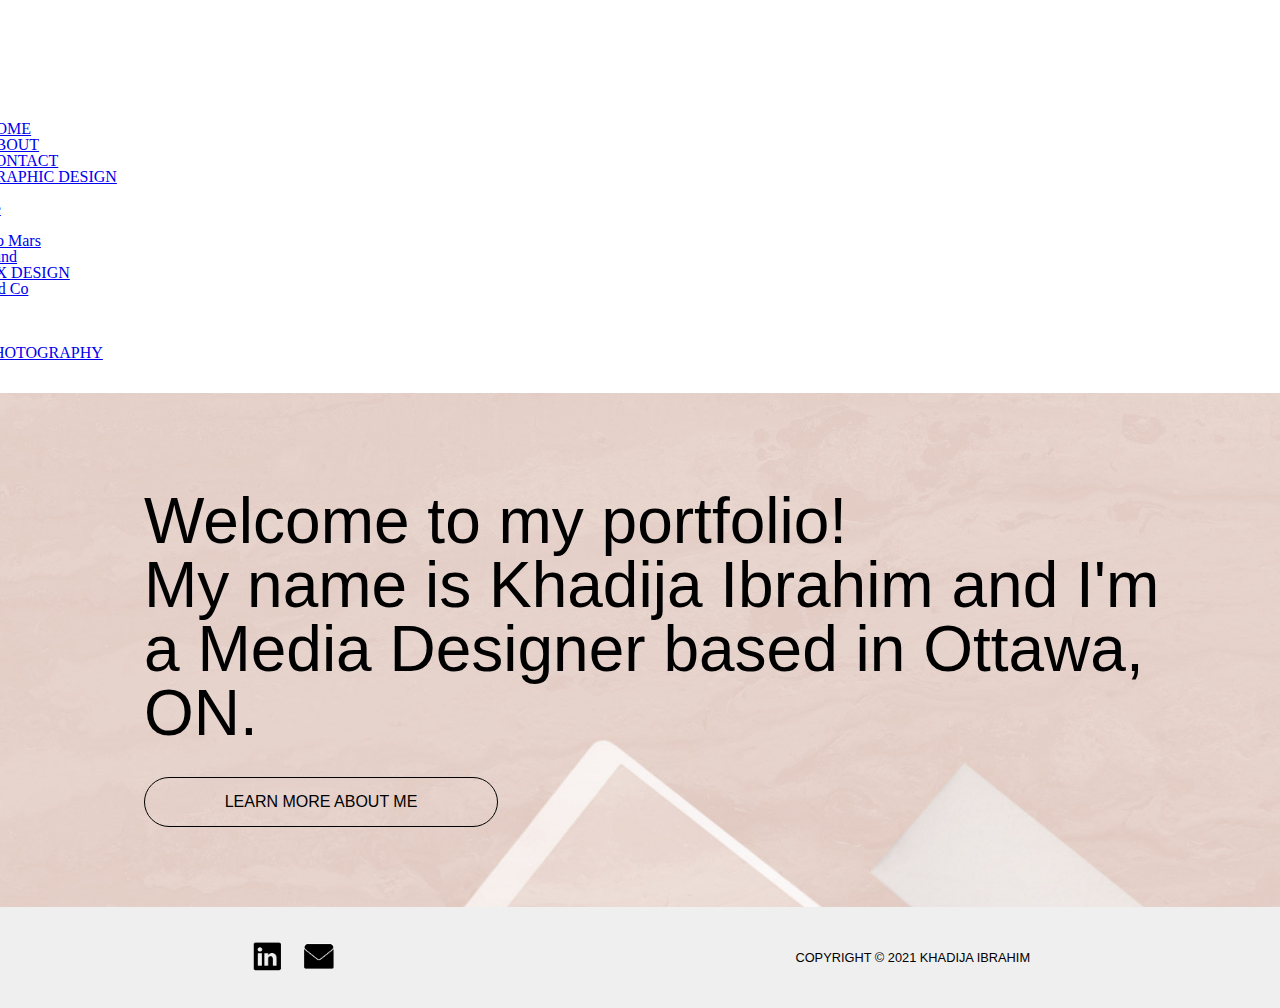
<file: index.html>
<!DOCTYPE html>
<html lang="en">
<head>
    <meta charset="UTF-8">
    <title>Khadija Ibrahim | Portfolio</title>
    <meta name="viewport" content="width=device-width, initial-scale=1.0">
    
<!--STYLES-->
   <link rel="stylesheet" href="css/reset.css">
    <link rel="stylesheet" href="css/styles.css">
    <link rel="preconnect" href="https://fonts.gstatic.com">
    <link href="https://fonts.googleapis.com/css2?family=Merriweather&family=Montserrat:wght@500&display=swap" rel="stylesheet">
     <!-- Bootstrap CSS -->
    <link href="https://cdn.jsdelivr.net/npm/bootstrap@5.0.0-beta2/dist/css/bootstrap.min.css" rel="stylesheet" integrity="sha384-BmbxuPwQa2lc/FVzBcNJ7UAyJxM6wuqIj61tLrc4wSX0szH/Ev+nYRRuWlolflfl" crossorigin="anonymous">
</head>
<body>
  <div class="container">
	<nav class="navbar navbar-expand-lg navbar-light bg-light">
		<div class="container-fluid">
			<a class="navbar-img" href="#"><img class="logo" src="img/logo.png"></a>
			<button class="navbar-toggler" type="button" data-bs-toggle="collapse" data-bs-target="#navbarNavDropdown" aria-controls="navbarNavDropdown" aria-expanded="false" aria-label="Toggle navigation">
				<span class="navbar-toggler-icon"></span>
			</button>
			<div class="collapse navbar-collapse" id="navbarNavDropdown">
				<ul class="navbar-nav">
					<li class="nav-item">
						<a class="nav-link active" aria-current="page" href="index.html">HOME</a>
					</li>
					<li class="nav-item">
						<a class="nav-link" href="about/about.html">ABOUT</a>
					</li>
					<li class="nav-item">
						<a class="nav-link" href="contact/contact.html">CONTACT</a>
					</li>
					<li class="nav-item dropdown">
						<a class="nav-link dropdown-toggle" href="#" id="navbarDropdownMenuLink" role="button" data-bs-toggle="dropdown" aria-expanded="false">
							GRAPHIC DESIGN
						</a>
						<ul class="dropdown-menu" aria-labelledby="navbarDropdownMenuLink">
							<li><a class="dropdown-item" href="graphic-design/khibra.html">Khibra</a></li>
							<li><a class="dropdown-item" href="graphic-design/biomache.html">Biomache</a></li>
							<li><a class="dropdown-item" href="graphic-design/tuca.html">Tuca</a></li>
							<li><a class="dropdown-item" href="graphic-design/mars.html">Mission to Mars</a></li>
							<li><a class="dropdown-item" href="graphic-design/voice-found.html">Voice Found</a></li>
							
						</ul>
					</li>
					<li class="nav-item dropdown">
						<a class="nav-link dropdown-toggle" href="#" id="navbarDropdownMenuLink" role="button" data-bs-toggle="dropdown" aria-expanded="false">
							UX DESIGN
						</a>
						<ul class="dropdown-menu" aria-labelledby="navbarDropdownMenuLink">
							<li><a class="dropdown-item" href="ux-design/cobalt.html">Cobalt and Co</a></li>
							<li><a class="dropdown-item" href="ux-design/ecophora.html">Ecophora</a></li>
							<li><a class="dropdown-item" href="ux-design/origami.html">Origami</a></li>
							<li><a class="dropdown-item" href="ux-design/kuwafi.html">Kuwafi</a></li>
						</ul>
					</li>
					
					<li class="nav-item">
						<a class="nav-link" href="photography/gallery.html">PHOTOGRAPHY</a>
					</li>
					
				</ul>
			</div>
		</div>
	</nav>
    </div>
   <div class="main">
            <div class="masthead">
            <h1>Welcome to my portfolio!<br>My name is Khadija Ibrahim and I'm a Media Designer based in Ottawa, ON.</h1>
            <a class="learn-more" href="about/about.html">LEARN MORE ABOUT ME</a>   
            </div>
   
   <div class="footer">
       <div class="social-media">
            <a class="linkedin" href="https://www.linkedin.com/in/khadija-ibrahim-99b840206/"><img src="img/linkedin-small.png"></a>
            <a class="email" href="mailto:d.elbarassi@gmail.com"><img src="img/email-small.png"></a>   
       </div>
       <div class="copyright"><p>COPYRIGHT &copy; 2021 KHADIJA IBRAHIM</p></div> 
       
   </div>
    </div> 
    <script src="https://cdn.jsdelivr.net/npm/bootstrap@5.0.0-beta2/dist/js/bootstrap.bundle.min.js" integrity="sha384-b5kHyXgcpbZJO/tY9Ul7kGkf1S0CWuKcCD38l8YkeH8z8QjE0GmW1gYU5S9FOnJ0" crossorigin="anonymous"></script>
</body>
</html>
</file>
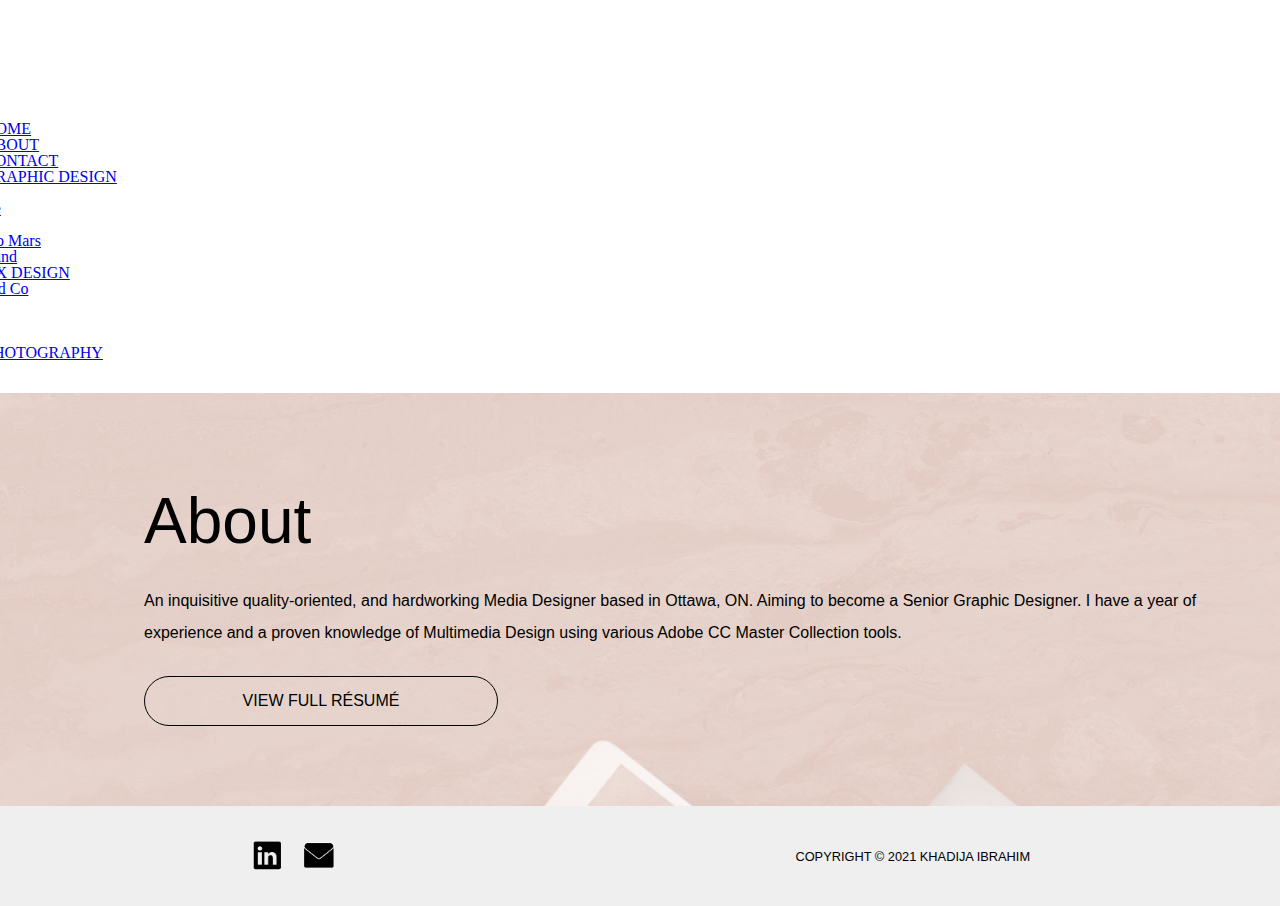
<file: about/about.html>
<!DOCTYPE html>
<html lang="en">
<head>
    <meta charset="UTF-8">
    <title>KHADIJA IBRAHIM</title>
    <meta name="viewport" content="width=device-width, initial-scale=1.0">
    
<!--STYLES-->
   <link rel="stylesheet" href="../css/reset.css">
    <link rel="stylesheet" href="../css/styles.css">
    <link rel="preconnect" href="https://fonts.gstatic.com">
    <link href="https://fonts.googleapis.com/css2?family=Merriweather&family=Montserrat:wght@500&display=swap" rel="stylesheet">
     <!-- Bootstrap CSS -->
    <link href="https://cdn.jsdelivr.net/npm/bootstrap@5.0.0-beta2/dist/css/bootstrap.min.css" rel="stylesheet" integrity="sha384-BmbxuPwQa2lc/FVzBcNJ7UAyJxM6wuqIj61tLrc4wSX0szH/Ev+nYRRuWlolflfl" crossorigin="anonymous">
</head>
<body>
  <div class="container">
	<nav class="navbar navbar-expand-lg navbar-light bg-light">
		<div class="container-fluid">
			<a class="navbar-img" href="#"><img class="logo" src="../img/logo.png"></a>
			<button class="navbar-toggler" type="button" data-bs-toggle="collapse" data-bs-target="#navbarNavDropdown" aria-controls="navbarNavDropdown" aria-expanded="false" aria-label="Toggle navigation">
				<span class="navbar-toggler-icon"></span>
			</button>
			<div class="collapse navbar-collapse" id="navbarNavDropdown">
				<ul class="navbar-nav">
					<li class="nav-item">
						<a class="nav-link active" aria-current="page" href="../index.html">HOME</a>
					</li>
					<li class="nav-item">
						<a class="nav-link" href="about.html">ABOUT</a>
					</li>
					<li class="nav-item">
						<a class="nav-link" href="../contact/contact.html">CONTACT</a>
					</li>
					<li class="nav-item dropdown">
						<a class="nav-link dropdown-toggle" href="#" id="navbarDropdownMenuLink" role="button" data-bs-toggle="dropdown" aria-expanded="false">
							GRAPHIC DESIGN
						</a>
						<ul class="dropdown-menu" aria-labelledby="navbarDropdownMenuLink">
							<li><a class="dropdown-item" href="../graphic-design/khibra.html">Khibra</a></li>
							<li><a class="dropdown-item" href="../graphic-design/biomache.html">Biomache</a></li>
							<li><a class="dropdown-item" href="../graphic-design/tuca.html">Tuca</a></li>
							<li><a class="dropdown-item" href="../graphic-design/mars.html">Mission to Mars</a></li>
							<li><a class="dropdown-item" href="../graphic-design/voice-found.html">Voice Found</a></li>
							
						</ul>
					</li>
					<li class="nav-item dropdown">
						<a class="nav-link dropdown-toggle" href="#" id="navbarDropdownMenuLink" role="button" data-bs-toggle="dropdown" aria-expanded="false">
							UX DESIGN
						</a>
						<ul class="dropdown-menu" aria-labelledby="navbarDropdownMenuLink">
							<li><a class="dropdown-item" href="../ux-design/cobalt.html">Cobalt and Co</a></li>
							<li><a class="dropdown-item" href="../ux-design/ecophora.html">Ecophora</a></li>
							<li><a class="dropdown-item" href="../ux-design/origami.html">Origami</a></li>
							<li><a class="dropdown-item" href="../ux-design/kuwafi.html">Kuwafi</a></li>
						</ul>
					</li>
					
					<li class="nav-item">
						<a class="nav-link" href="../photography/gallery.html">PHOTOGRAPHY</a>
					</li>
					
				</ul>
			</div>
		</div>
	</nav>
    </div>
   <div class="main">
            <div class="masthead">
            <h1>About</h1>
            <p class="ab">An inquisitive quality-oriented, and hardworking Media Designer based in Ottawa, ON. Aiming to become a Senior Graphic Designer. I have a year of experience and a proven knowledge of Multimedia Design using various Adobe CC Master Collection tools.</p>
            <a class="learn-more" href="resume.pdf">VIEW FULL RÉSUMÉ</a>   
            </div>
   
   <div class="footer">
       <div class="social-media">
            <a class="linkedin" href="https://www.linkedin.com/in/khadija-ibrahim-99b840206/"><img src="../img/linkedin-small.png"></a>
            <a class="email" href="mailto:d.elbarassi@gmail.com"><img src="../img/email-small.png"></a>   
       </div>
       <div class="copyright"><p>COPYRIGHT &copy; 2021 KHADIJA IBRAHIM</p></div> 
       
   </div>
    </div> 
    <script src="https://cdn.jsdelivr.net/npm/bootstrap@5.0.0-beta2/dist/js/bootstrap.bundle.min.js" integrity="sha384-b5kHyXgcpbZJO/tY9Ul7kGkf1S0CWuKcCD38l8YkeH8z8QjE0GmW1gYU5S9FOnJ0" crossorigin="anonymous"></script>
</body>
</html>
</file>
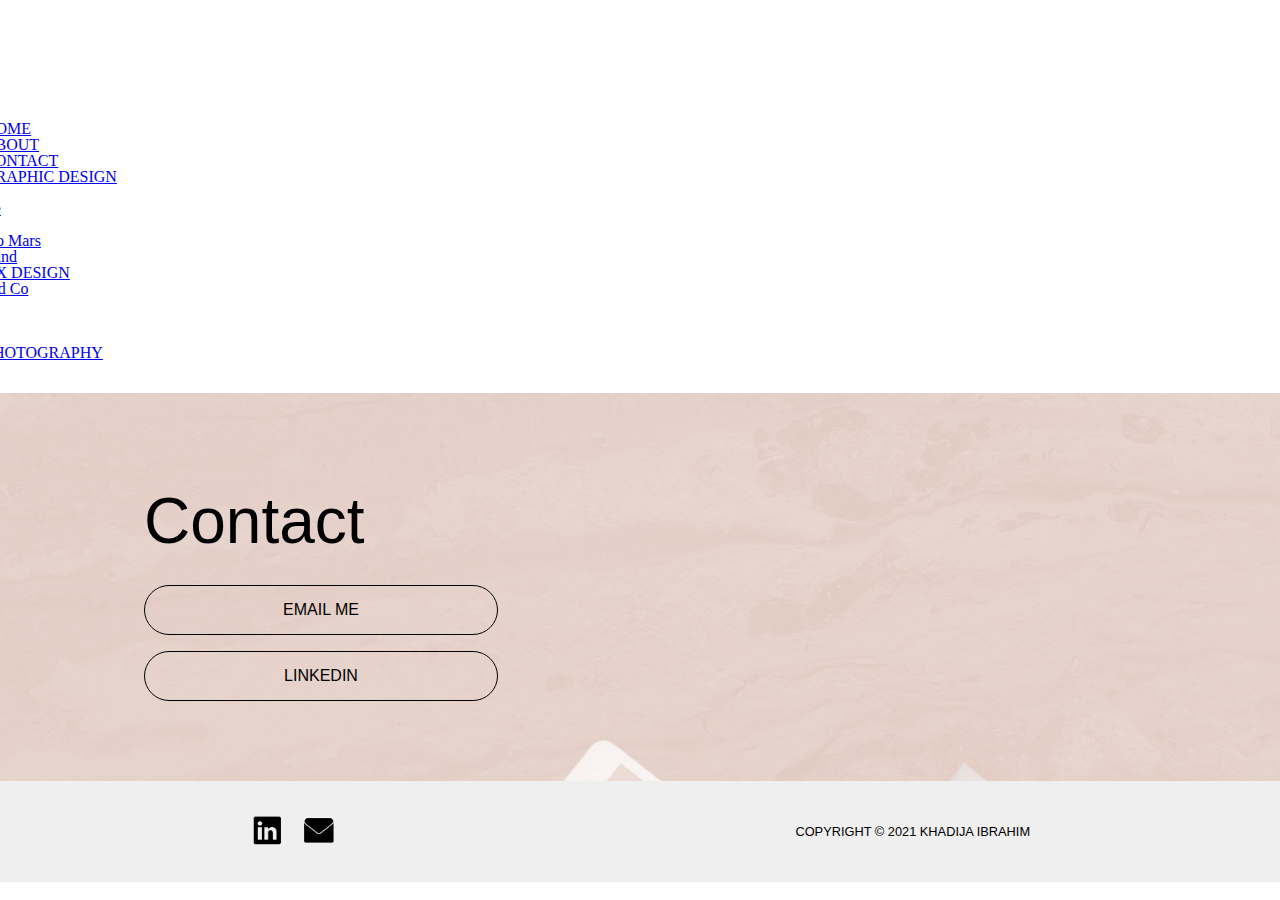
<file: contact/contact.html>
<!DOCTYPE html>
<html lang="en">
<head>
    <meta charset="UTF-8">
    <title>KHADIJA IBRAHIM</title>
    <meta name="viewport" content="width=device-width, initial-scale=1.0">
    
<!--STYLES-->
   <link rel="stylesheet" href="../css/reset.css">
    <link rel="stylesheet" href="../css/styles.css">
    <link rel="preconnect" href="https://fonts.gstatic.com">
    <link href="https://fonts.googleapis.com/css2?family=Merriweather&family=Montserrat:wght@500&display=swap" rel="stylesheet">
     <!-- Bootstrap CSS -->
    <link href="https://cdn.jsdelivr.net/npm/bootstrap@5.0.0-beta2/dist/css/bootstrap.min.css" rel="stylesheet" integrity="sha384-BmbxuPwQa2lc/FVzBcNJ7UAyJxM6wuqIj61tLrc4wSX0szH/Ev+nYRRuWlolflfl" crossorigin="anonymous">
</head>
<body>
  <div class="container">
	<nav class="navbar navbar-expand-lg navbar-light bg-light">
		<div class="container-fluid">
			<a class="navbar-img" href="#"><img class="logo" src="../img/logo.png"></a>
			<button class="navbar-toggler" type="button" data-bs-toggle="collapse" data-bs-target="#navbarNavDropdown" aria-controls="navbarNavDropdown" aria-expanded="false" aria-label="Toggle navigation">
				<span class="navbar-toggler-icon"></span>
			</button>
			<div class="collapse navbar-collapse" id="navbarNavDropdown">
				<ul class="navbar-nav">
					<li class="nav-item">
						<a class="nav-link active" aria-current="page" href="../index.html">HOME</a>
					</li>
					<li class="nav-item">
						<a class="nav-link" href="../about/about.html">ABOUT</a>
					</li>
					<li class="nav-item">
						<a class="nav-link" href="contact/contact.html">CONTACT</a>
					</li>
					<li class="nav-item dropdown">
						<a class="nav-link dropdown-toggle" href="#" id="navbarDropdownMenuLink" role="button" data-bs-toggle="dropdown" aria-expanded="false">
							GRAPHIC DESIGN
						</a>
						<ul class="dropdown-menu" aria-labelledby="navbarDropdownMenuLink">
							<li><a class="dropdown-item" href="../graphic-design/khibra.html">Khibra</a></li>
							<li><a class="dropdown-item" href="../graphic-design/biomache.html">Biomache</a></li>
							<li><a class="dropdown-item" href="../graphic-design/tuca.html">Tuca</a></li>
							<li><a class="dropdown-item" href="../graphic-design/mars.html">Mission to Mars</a></li>
							<li><a class="dropdown-item" href="../graphic-design/voice-found.html">Voice Found</a></li>
							
						</ul>
					</li>
					<li class="nav-item dropdown">
						<a class="nav-link dropdown-toggle" href="#" id="navbarDropdownMenuLink" role="button" data-bs-toggle="dropdown" aria-expanded="false">
							UX DESIGN
						</a>
						<ul class="dropdown-menu" aria-labelledby="navbarDropdownMenuLink">
							<li><a class="dropdown-item" href="../ux-design/cobalt.html">Cobalt and Co</a></li>
							<li><a class="dropdown-item" href="../ux-design/ecophora.html">Ecophora</a></li>
							<li><a class="dropdown-item" href="../ux-design/origami.html">Origami</a></li>
							<li><a class="dropdown-item" href="../ux-design/kuwafi.html">Kuwafi</a></li>
						</ul>
					</li>
					
					<li class="nav-item">
						<a class="nav-link" href="../photography/gallery.html">PHOTOGRAPHY</a>
					</li>
					
				</ul>
			</div>
		</div>
	</nav>
    </div>
   <div class="main">
            <div class="masthead">
            <h1>Contact</h1>
            
            <a class="learn-more" href="mailto:d.elbarassi@gmail.com">EMAIL ME</a>
            <br>
             <a class="learn-more" href="https://www.linkedin.com/in/khadija-ibrahim-99b840206/">LINKEDIN</a>    
            </div>
   
   <div class="footer">
       <div class="social-media">
            <a class="linkedin" href="https://www.linkedin.com/in/khadija-ibrahim-99b840206/"><img src="../img/linkedin-small.png"></a>
            <a class="email" href="mailto:d.elbarassi@gmail.com"><img src="../img/email-small.png"></a>   
       </div>
       <div class="copyright"><p>COPYRIGHT &copy; 2021 KHADIJA IBRAHIM</p></div> 
       
   </div>
    </div> 
    <script src="https://cdn.jsdelivr.net/npm/bootstrap@5.0.0-beta2/dist/js/bootstrap.bundle.min.js" integrity="sha384-b5kHyXgcpbZJO/tY9Ul7kGkf1S0CWuKcCD38l8YkeH8z8QjE0GmW1gYU5S9FOnJ0" crossorigin="anonymous"></script>
</body>
</html>
</file>
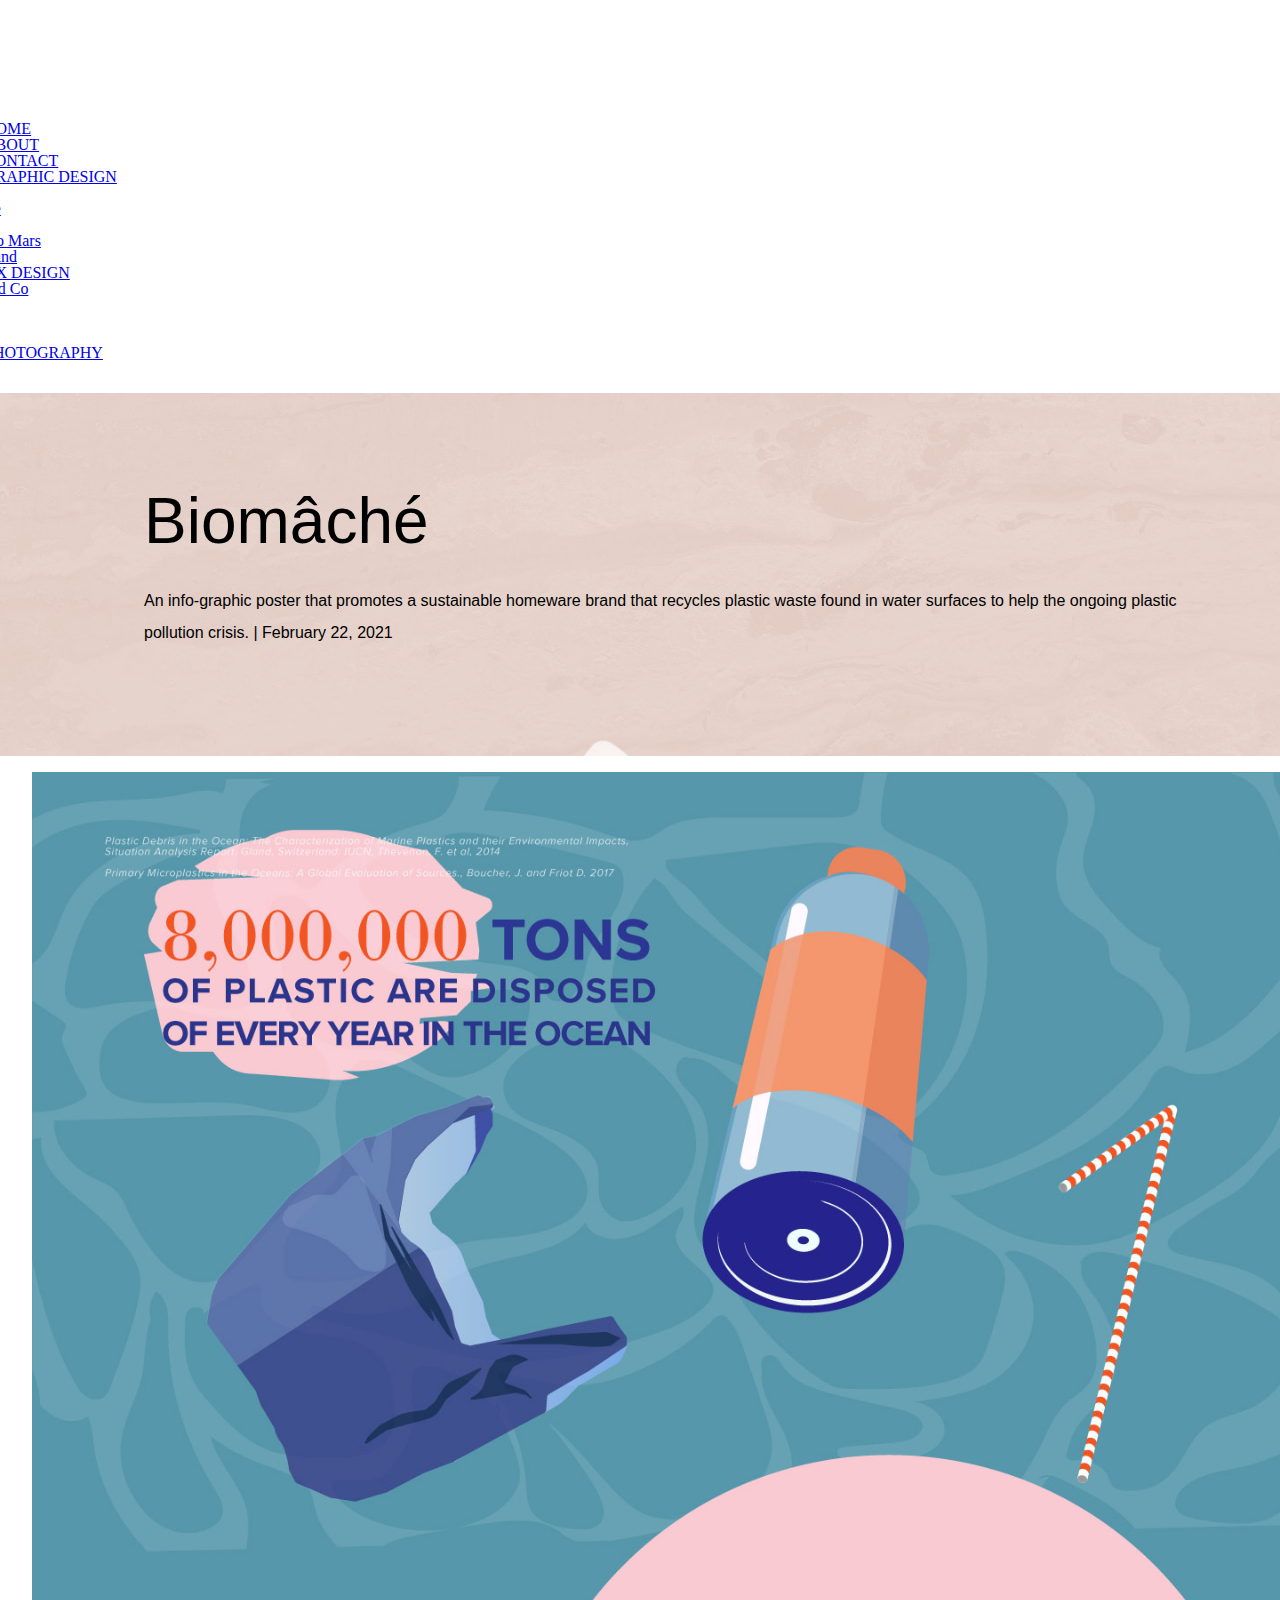
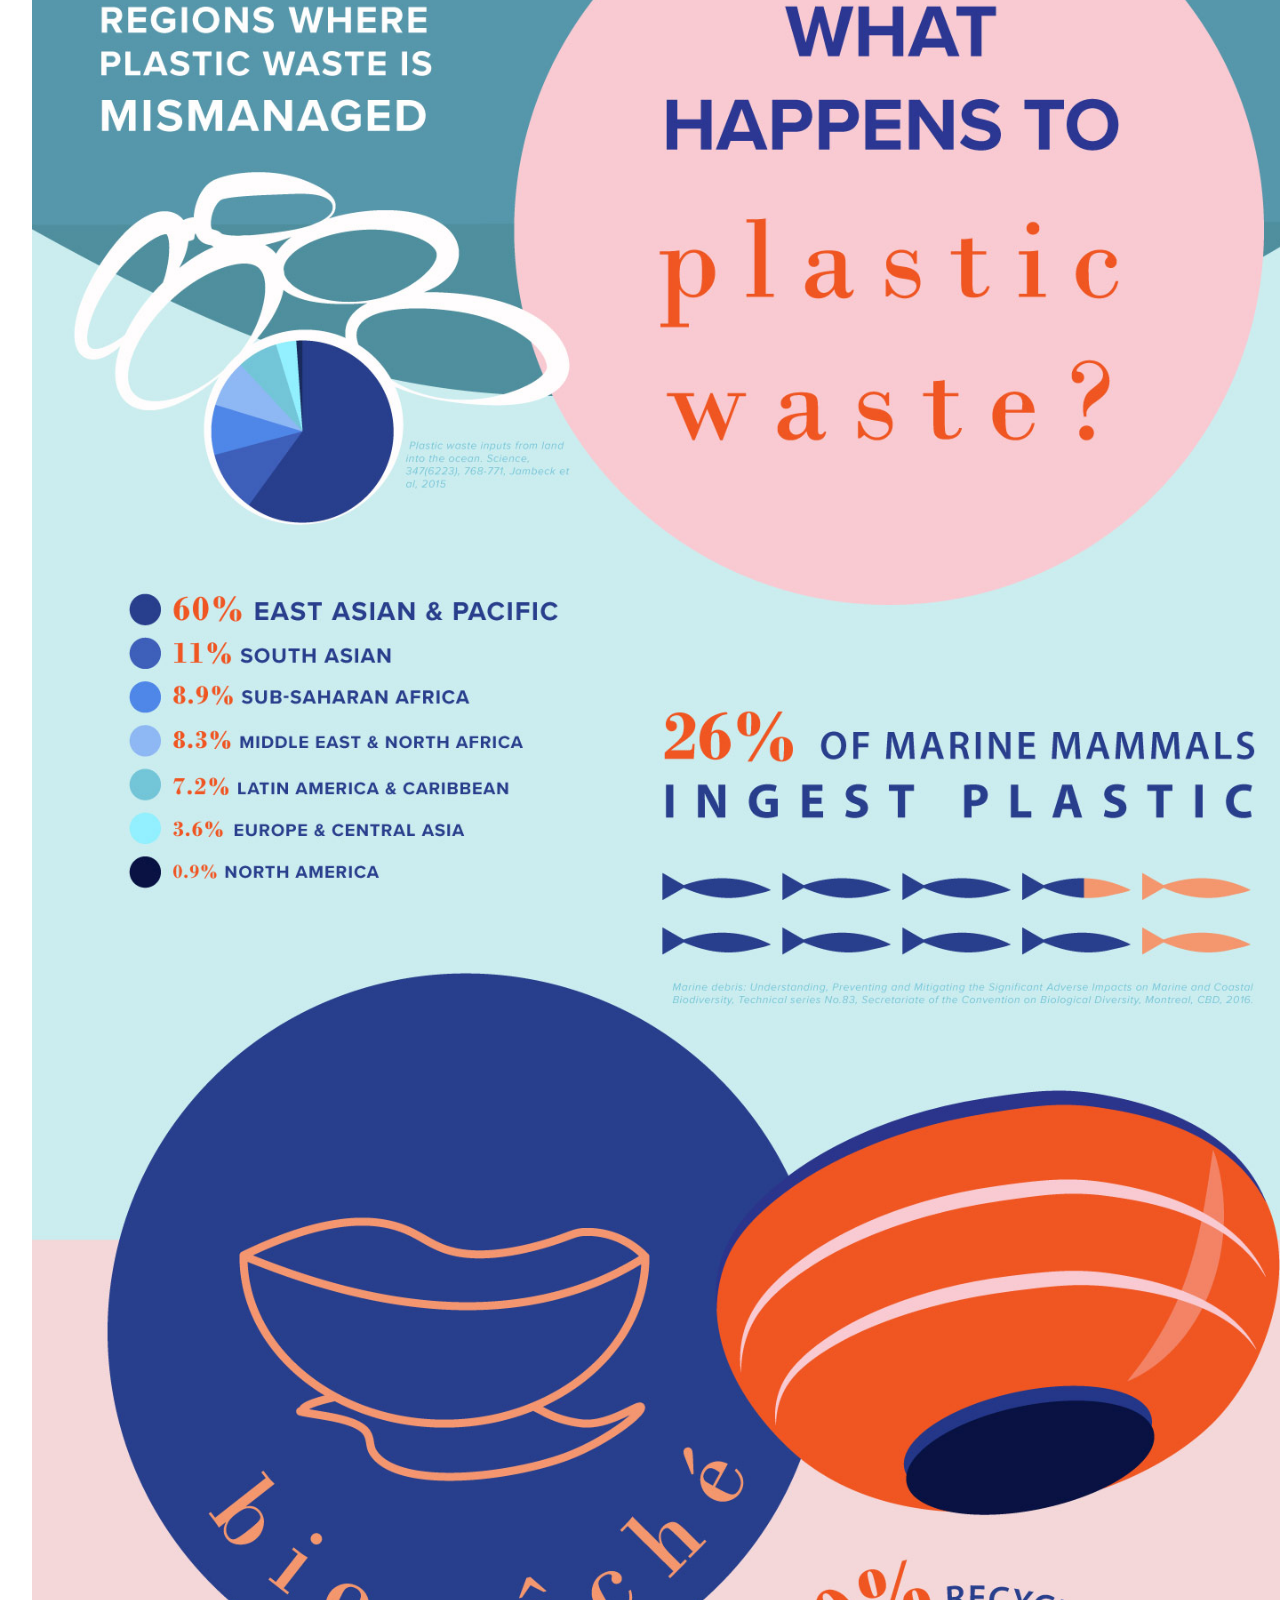
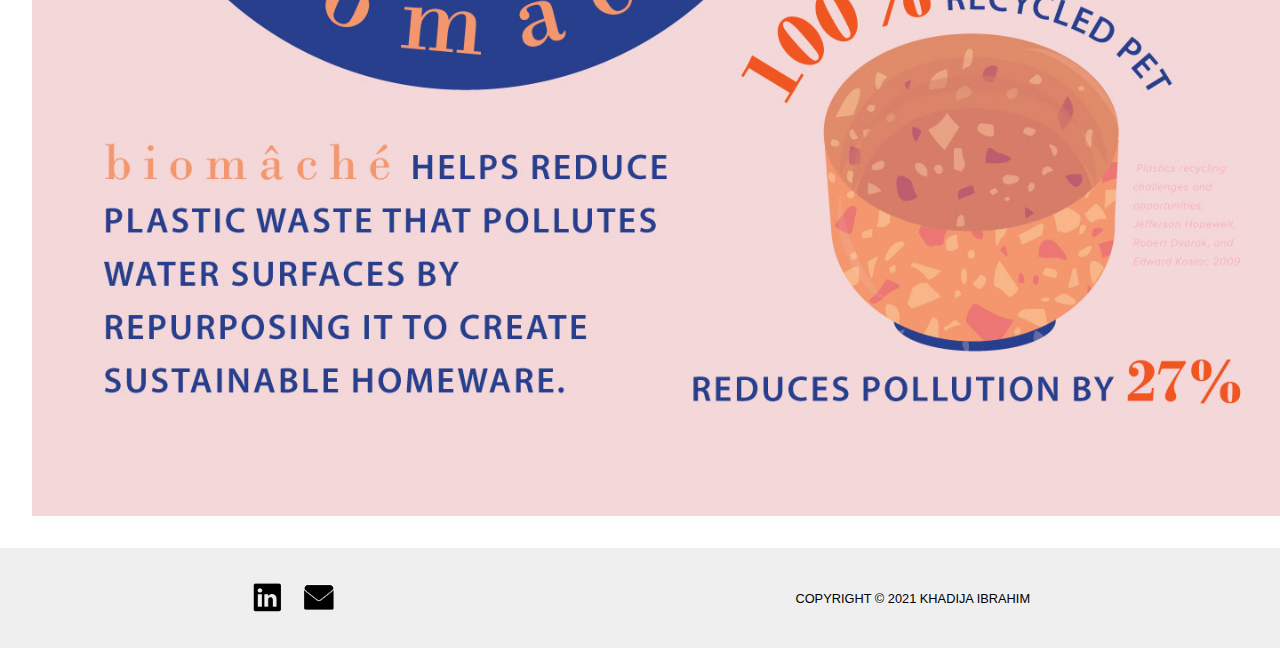
<file: graphic-design/biomache.html>
<!DOCTYPE html>
<html lang="en">
<head>
    <meta charset="UTF-8">
    <title>KHADIJA IBRAHIM</title>
    <meta name="viewport" content="width=device-width, initial-scale=1.0">
    
<!--STYLES-->
   <link rel="stylesheet" href="../css/reset.css">
    <link rel="stylesheet" href="../css/styles.css">
    <link rel="preconnect" href="https://fonts.gstatic.com">
    <link href="https://fonts.googleapis.com/css2?family=Merriweather&family=Montserrat:wght@500&display=swap" rel="stylesheet">
     <!-- Bootstrap CSS -->
    <link href="https://cdn.jsdelivr.net/npm/bootstrap@5.0.0-beta2/dist/css/bootstrap.min.css" rel="stylesheet" integrity="sha384-BmbxuPwQa2lc/FVzBcNJ7UAyJxM6wuqIj61tLrc4wSX0szH/Ev+nYRRuWlolflfl" crossorigin="anonymous">
</head>
<body>
  <div class="container">
	<nav class="navbar navbar-expand-lg navbar-light bg-light">
		<div class="container-fluid">
			<a class="navbar-img" href="#"><img class="logo" src="../img/logo.png"></a>
			<button class="navbar-toggler" type="button" data-bs-toggle="collapse" data-bs-target="#navbarNavDropdown" aria-controls="navbarNavDropdown" aria-expanded="false" aria-label="Toggle navigation">
				<span class="navbar-toggler-icon"></span>
			</button>
			<div class="collapse navbar-collapse" id="navbarNavDropdown">
				<ul class="navbar-nav">
					<li class="nav-item">
						<a class="nav-link active" aria-current="page" href="../index.html">HOME</a>
					</li>
					<li class="nav-item">
						<a class="nav-link" href="../about/about.html">ABOUT</a>
					</li>
					<li class="nav-item">
						<a class="nav-link" href="../contact/contact.html">CONTACT</a>
					</li>
					<li class="nav-item dropdown">
						<a class="nav-link dropdown-toggle" href="#" id="navbarDropdownMenuLink" role="button" data-bs-toggle="dropdown" aria-expanded="false">
							GRAPHIC DESIGN
						</a>
						<ul class="dropdown-menu" aria-labelledby="navbarDropdownMenuLink">
							<li><a class="dropdown-item" href="khibra.html">Khibra</a></li>
							<li><a class="dropdown-item" href="biomache.html">Biomache</a></li>
							<li><a class="dropdown-item" href="tuca.html">Tuca</a></li>
							<li><a class="dropdown-item" href="mars.html">Mission to Mars</a></li>
							<li><a class="dropdown-item" href="voice-found.html">Voice Found</a></li>
							
						</ul>
					</li>
					<li class="nav-item dropdown">
						<a class="nav-link dropdown-toggle" href="#" id="navbarDropdownMenuLink" role="button" data-bs-toggle="dropdown" aria-expanded="false">
							UX DESIGN
						</a>
						<ul class="dropdown-menu" aria-labelledby="navbarDropdownMenuLink">
							<li><a class="dropdown-item" href="../ux-design/cobalt.html">Cobalt and Co</a></li>
							<li><a class="dropdown-item" href="../ux-design/ecophora.html">Ecophora</a></li>
							<li><a class="dropdown-item" href="../ux-design/origami.html">Origami</a></li>
							<li><a class="dropdown-item" href="../ux-design/kuwafi.html">Kuwafi</a></li>
						</ul>
					</li>
					
					<li class="nav-item">
						<a class="nav-link" href="../photography/gallery.html">PHOTOGRAPHY</a>
					</li>
					
				</ul>
			</div>
		</div>
	</nav>
    </div>
   <div class="main">
            <div class="masthead">
            <h1>Biomâché</h1>
            
            <p class="gd">An info-graphic poster that promotes a sustainable homeware brand that recycles plastic waste found in water surfaces to help the ongoing plastic pollution crisis. | February 22, 2021</p>   
            </div>
   <div class="photos">
      <h2></h2>
       <img src="../img/bio.jpg">
       
   </div>
   <div class="footer">
       <div class="social-media">
            <a class="linkedin" href="https://www.linkedin.com/in/khadija-ibrahim-99b840206/"><img src="../img/linkedin-small.png"></a>
            <a class="email" href="mailto:d.elbarassi@gmail.com"><img src="../img/email-small.png"></a>   
       </div>
       <div class="copyright"><p>COPYRIGHT &copy; 2021 KHADIJA IBRAHIM</p></div> 
       
   </div>
    </div> 
    <script src="https://cdn.jsdelivr.net/npm/bootstrap@5.0.0-beta2/dist/js/bootstrap.bundle.min.js" integrity="sha384-b5kHyXgcpbZJO/tY9Ul7kGkf1S0CWuKcCD38l8YkeH8z8QjE0GmW1gYU5S9FOnJ0" crossorigin="anonymous"></script>
</body>
</html>
</file>
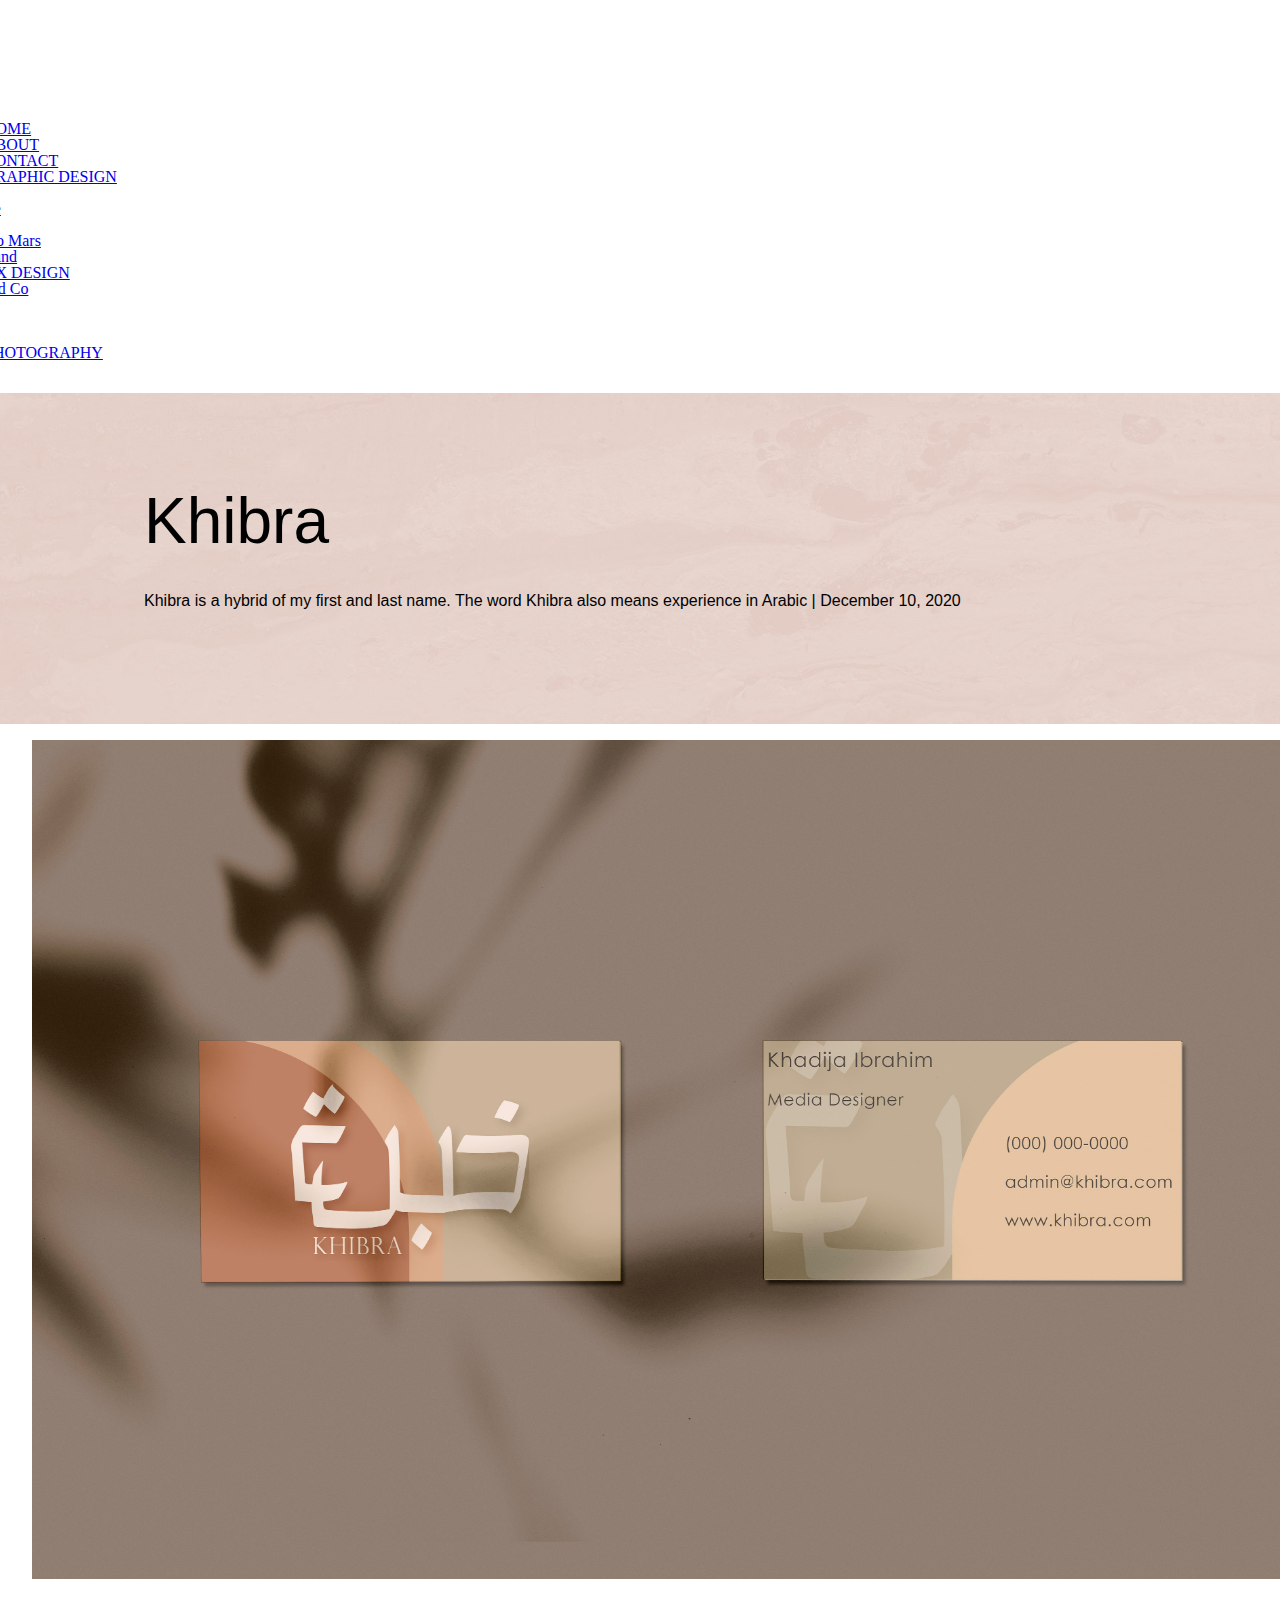
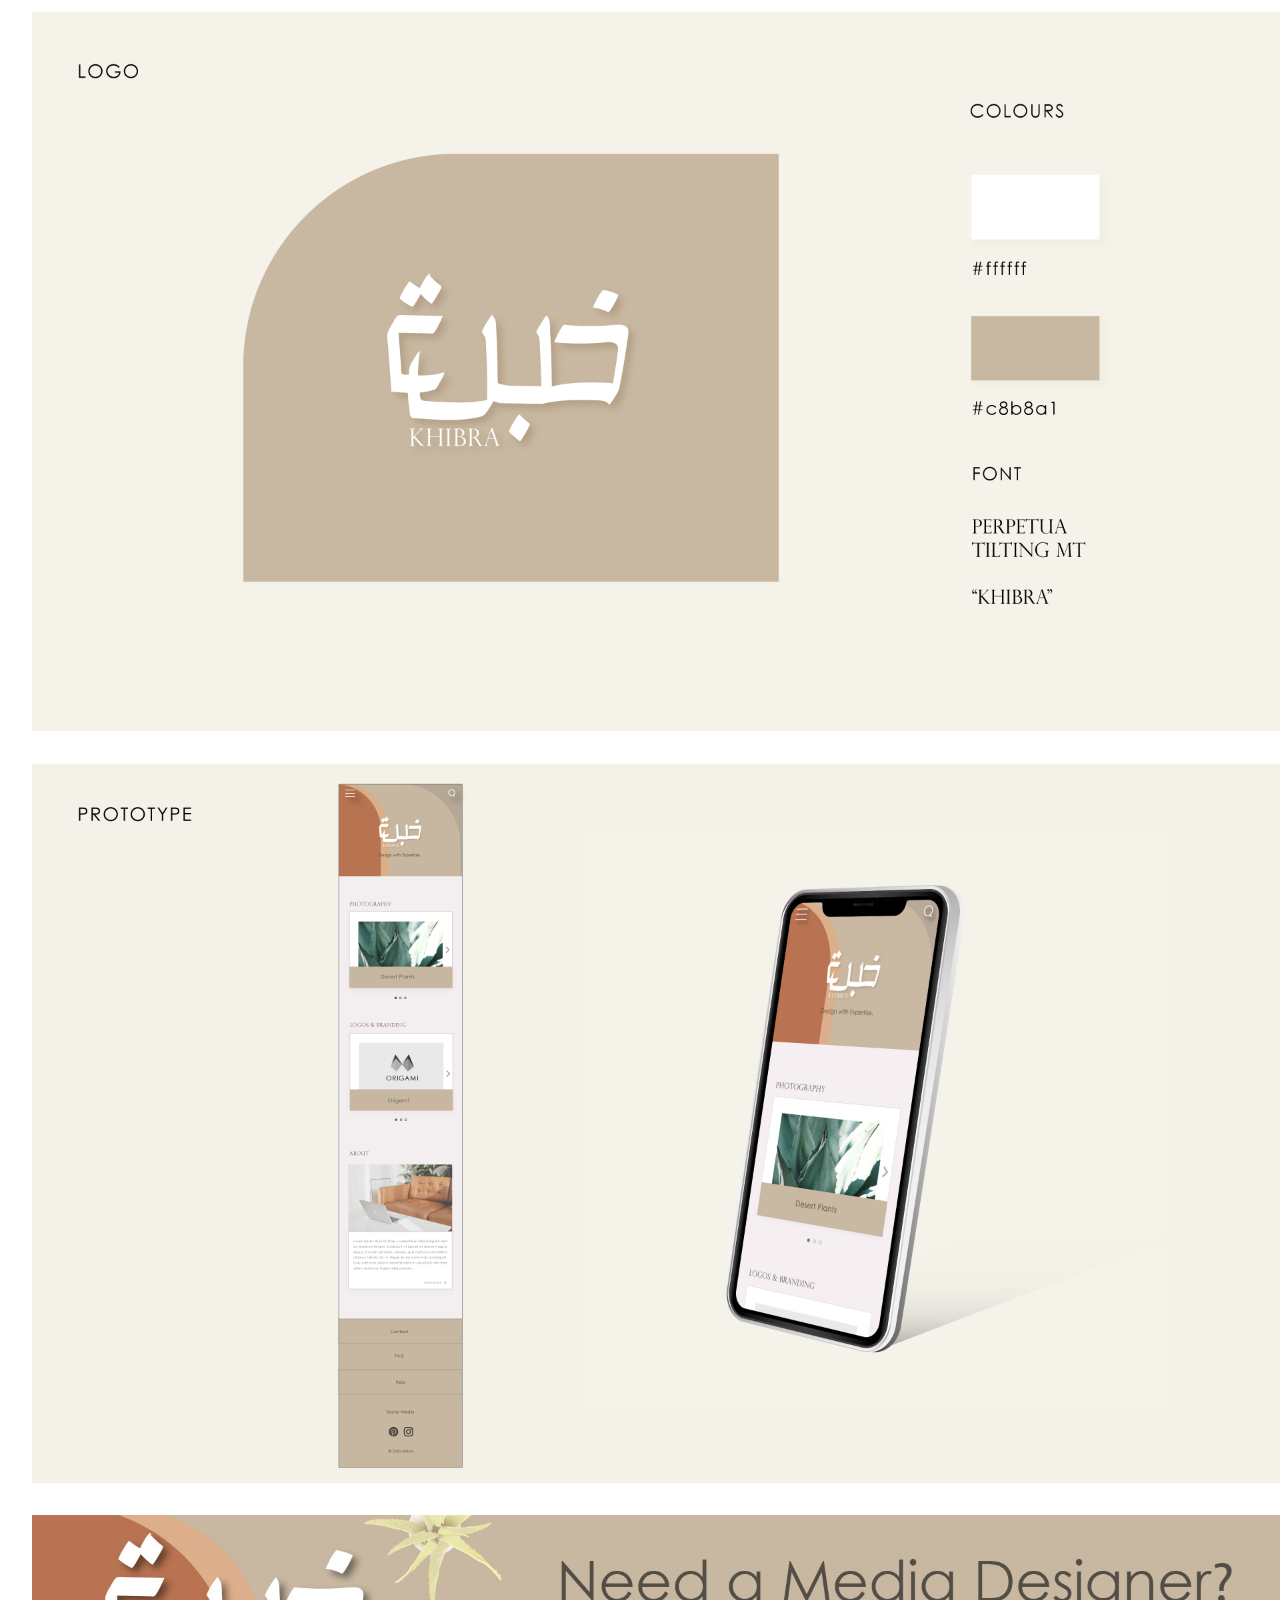
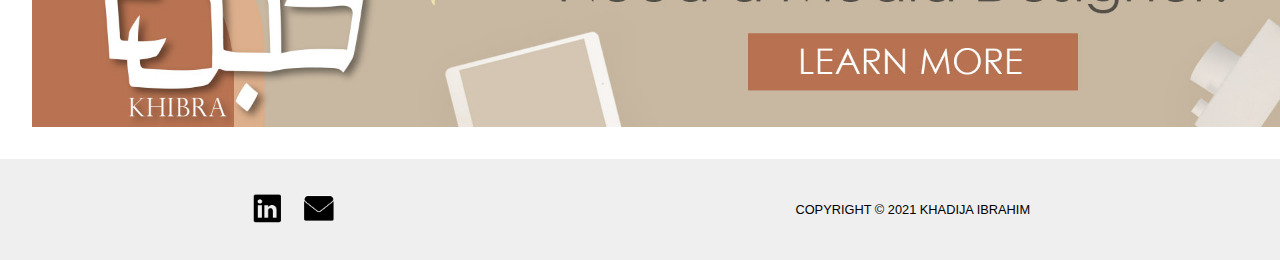
<file: graphic-design/khibra.html>
<!DOCTYPE html>
<html lang="en">
<head>
    <meta charset="UTF-8">
    <title>KHADIJA IBRAHIM</title>
    <meta name="viewport" content="width=device-width, initial-scale=1.0">
    
<!--STYLES-->
   <link rel="stylesheet" href="../css/reset.css">
    <link rel="stylesheet" href="../css/styles.css">
    <link rel="preconnect" href="https://fonts.gstatic.com">
    <link href="https://fonts.googleapis.com/css2?family=Merriweather&family=Montserrat:wght@500&display=swap" rel="stylesheet">
     <!-- Bootstrap CSS -->
    <link href="https://cdn.jsdelivr.net/npm/bootstrap@5.0.0-beta2/dist/css/bootstrap.min.css" rel="stylesheet" integrity="sha384-BmbxuPwQa2lc/FVzBcNJ7UAyJxM6wuqIj61tLrc4wSX0szH/Ev+nYRRuWlolflfl" crossorigin="anonymous">
</head>
<body>
  <div class="container">
	<nav class="navbar navbar-expand-lg navbar-light bg-light">
		<div class="container-fluid">
			<a class="navbar-img" href="#"><img class="logo" src="../img/logo.png"></a>
			<button class="navbar-toggler" type="button" data-bs-toggle="collapse" data-bs-target="#navbarNavDropdown" aria-controls="navbarNavDropdown" aria-expanded="false" aria-label="Toggle navigation">
				<span class="navbar-toggler-icon"></span>
			</button>
			<div class="collapse navbar-collapse" id="navbarNavDropdown">
				<ul class="navbar-nav">
					<li class="nav-item">
						<a class="nav-link active" aria-current="page" href="../index.html">HOME</a>
					</li>
					<li class="nav-item">
						<a class="nav-link" href="../about/about.html">ABOUT</a>
					</li>
					<li class="nav-item">
						<a class="nav-link" href="../contact/contact.html">CONTACT</a>
					</li>
					<li class="nav-item dropdown">
						<a class="nav-link dropdown-toggle" href="#" id="navbarDropdownMenuLink" role="button" data-bs-toggle="dropdown" aria-expanded="false">
							GRAPHIC DESIGN
						</a>
						<ul class="dropdown-menu" aria-labelledby="navbarDropdownMenuLink">
							<li><a class="dropdown-item" href="khibra.html">Khibra</a></li>
							<li><a class="dropdown-item" href="biomache.html">Biomache</a></li>
							<li><a class="dropdown-item" href="tuca.html">Tuca</a></li>
							<li><a class="dropdown-item" href="mars.html">Mission to Mars</a></li>
							<li><a class="dropdown-item" href="voice-found.html">Voice Found</a></li>
							
						</ul>
					</li>
					<li class="nav-item dropdown">
						<a class="nav-link dropdown-toggle" href="#" id="navbarDropdownMenuLink" role="button" data-bs-toggle="dropdown" aria-expanded="false">
							UX DESIGN
						</a>
						<ul class="dropdown-menu" aria-labelledby="navbarDropdownMenuLink">
							<li><a class="dropdown-item" href="../ux-design/cobalt.html">Cobalt and Co</a></li>
							<li><a class="dropdown-item" href="../ux-design/ecophora.html">Ecophora</a></li>
							<li><a class="dropdown-item" href="../ux-design/origami.html">Origami</a></li>
							<li><a class="dropdown-item" href="../ux-design/kuwafi.html">Kuwafi</a></li>
						</ul>
					</li>
					
					<li class="nav-item">
						<a class="nav-link" href="../photography/gallery.html">PHOTOGRAPHY</a>
					</li>
					
				</ul>
			</div>
		</div>
	</nav>
    </div>
   <div class="main">
            <div class="masthead">
            <h1>Khibra</h1>
            
            <p class="gd"> Khibra is a hybrid of my first and last name. The word Khibra also means experience in Arabic | December 10, 2020</p>   
            </div>
   <div class="photos">
      <h2></h2>
       <img src="../img/khibra-businesscard.jpg">
       <img src="../img/khibra-logo.png">
       <img src="../img/khibra-pro-mockup.png">
       <img src="../img/khibra-banner-ad.jpg">
       
       
   </div>
   <div class="footer">
       <div class="social-media">
            <a class="linkedin" href="https://www.linkedin.com/in/khadija-ibrahim-99b840206/"><img src="../img/linkedin-small.png"></a>
            <a class="email" href="mailto:d.elbarassi@gmail.com"><img src="../img/email-small.png"></a>   
       </div>
       <div class="copyright"><p>COPYRIGHT &copy; 2021 KHADIJA IBRAHIM</p></div> 
       
   </div>
    </div> 
    <script src="https://cdn.jsdelivr.net/npm/bootstrap@5.0.0-beta2/dist/js/bootstrap.bundle.min.js" integrity="sha384-b5kHyXgcpbZJO/tY9Ul7kGkf1S0CWuKcCD38l8YkeH8z8QjE0GmW1gYU5S9FOnJ0" crossorigin="anonymous"></script>
</body>
</html>
</file>
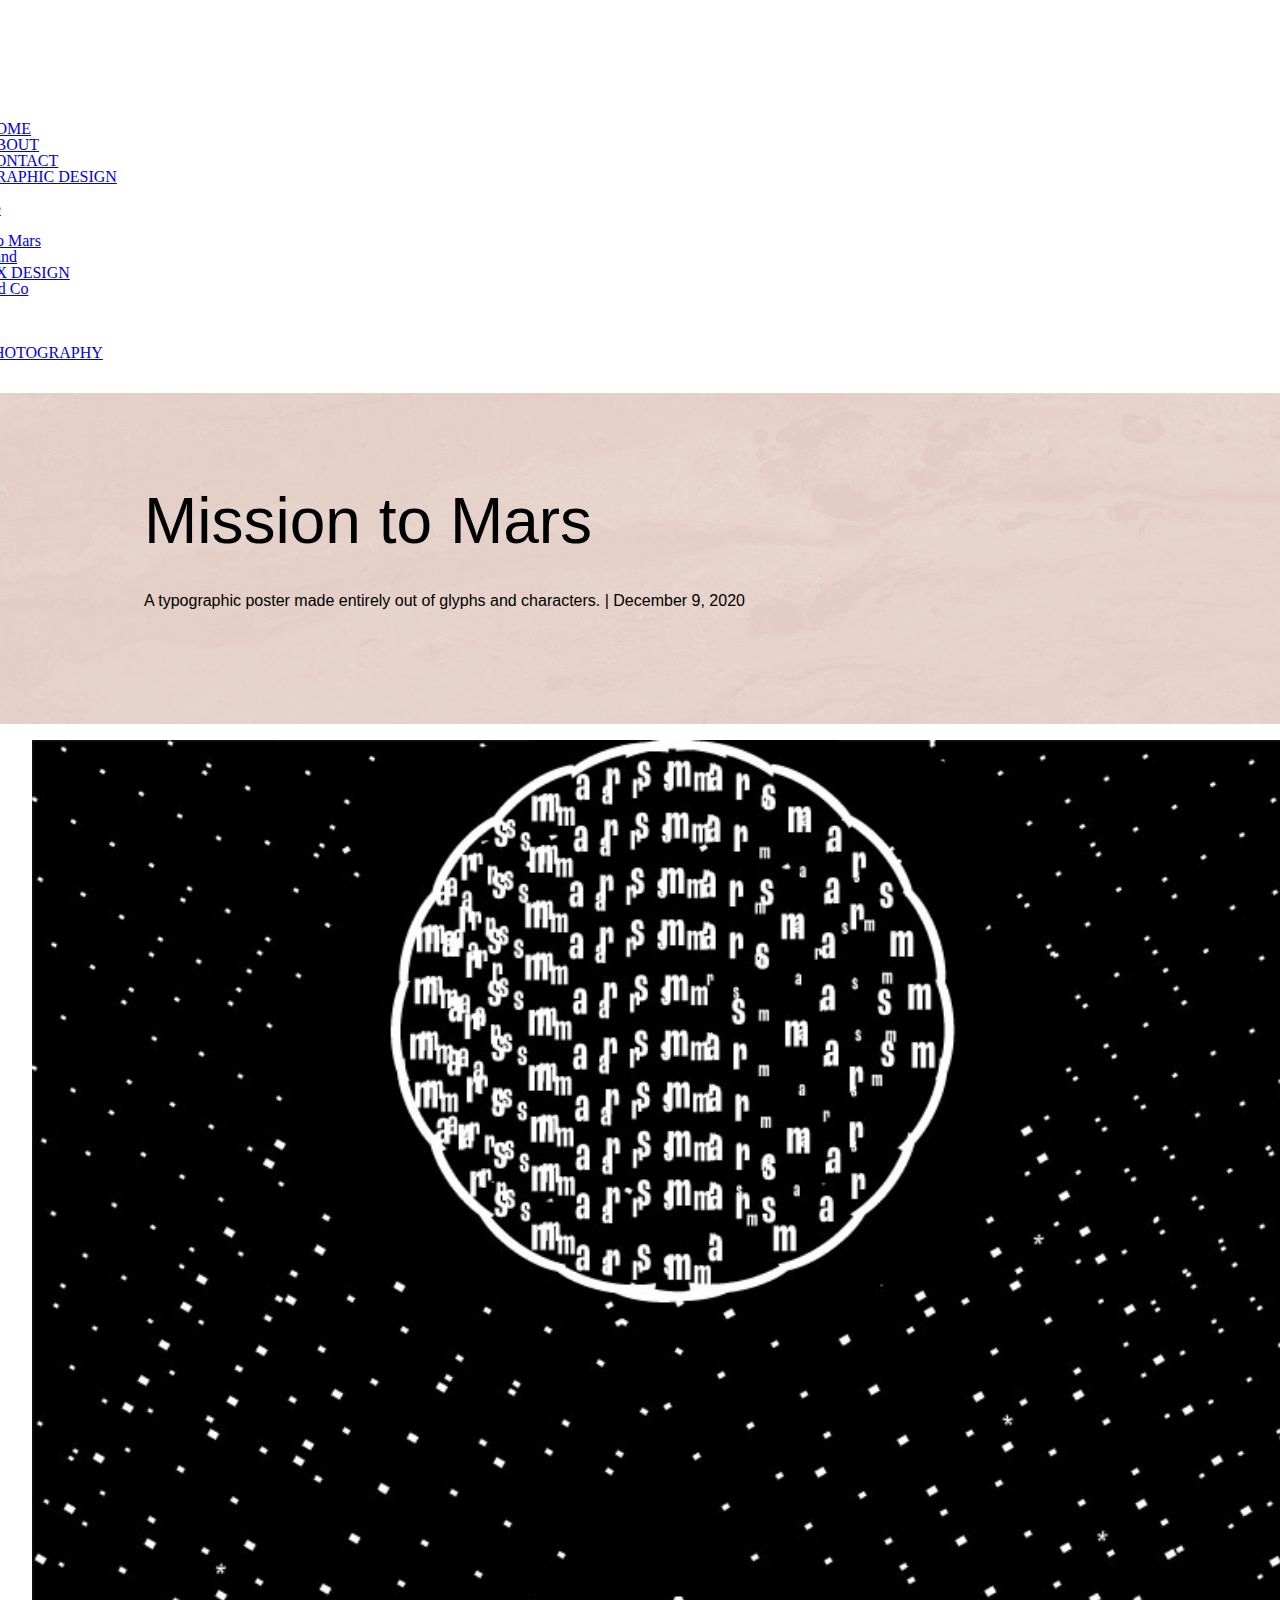
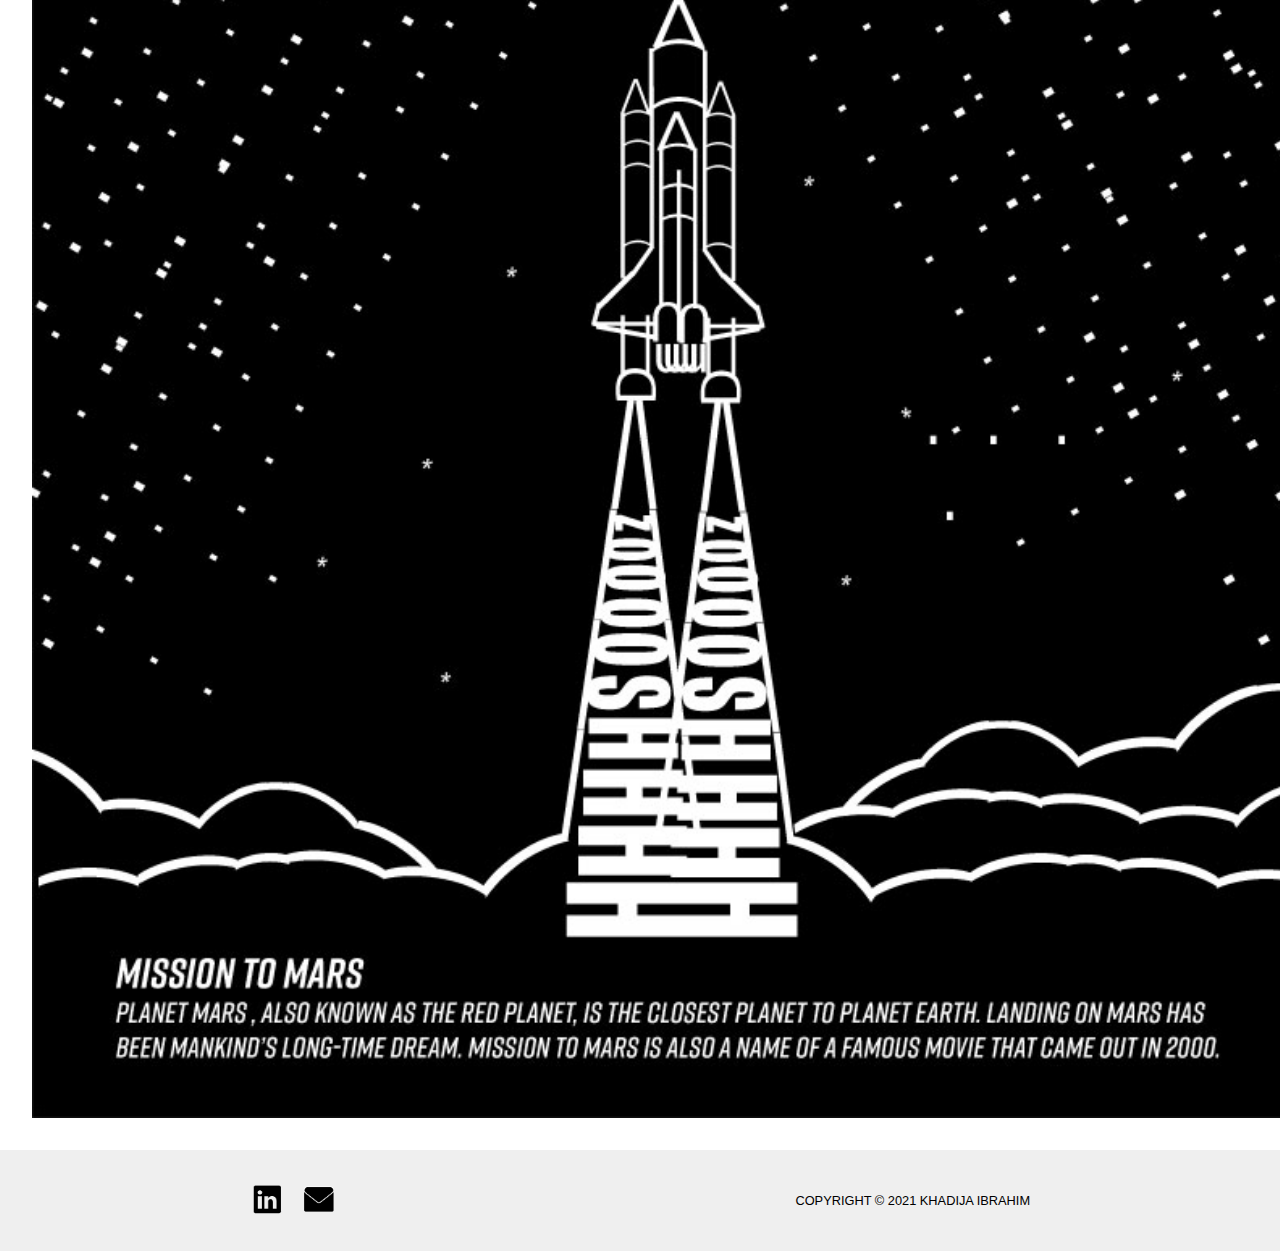
<file: graphic-design/mars.html>
<!DOCTYPE html>
<html lang="en">
<head>
    <meta charset="UTF-8">
    <title>KHADIJA IBRAHIM</title>
    <meta name="viewport" content="width=device-width, initial-scale=1.0">
    
<!--STYLES-->
   <link rel="stylesheet" href="../css/reset.css">
    <link rel="stylesheet" href="../css/styles.css">
    <link rel="preconnect" href="https://fonts.gstatic.com">
    <link href="https://fonts.googleapis.com/css2?family=Merriweather&family=Montserrat:wght@500&display=swap" rel="stylesheet">
     <!-- Bootstrap CSS -->
    <link href="https://cdn.jsdelivr.net/npm/bootstrap@5.0.0-beta2/dist/css/bootstrap.min.css" rel="stylesheet" integrity="sha384-BmbxuPwQa2lc/FVzBcNJ7UAyJxM6wuqIj61tLrc4wSX0szH/Ev+nYRRuWlolflfl" crossorigin="anonymous">
</head>
<body>
  <div class="container">
	<nav class="navbar navbar-expand-lg navbar-light bg-light">
		<div class="container-fluid">
			<a class="navbar-img" href="#"><img class="logo" src="../img/logo.png"></a>
			<button class="navbar-toggler" type="button" data-bs-toggle="collapse" data-bs-target="#navbarNavDropdown" aria-controls="navbarNavDropdown" aria-expanded="false" aria-label="Toggle navigation">
				<span class="navbar-toggler-icon"></span>
			</button>
			<div class="collapse navbar-collapse" id="navbarNavDropdown">
				<ul class="navbar-nav">
					<li class="nav-item">
						<a class="nav-link active" aria-current="page" href="../index.html">HOME</a>
					</li>
					<li class="nav-item">
						<a class="nav-link" href="../about/about.html">ABOUT</a>
					</li>
					<li class="nav-item">
						<a class="nav-link" href="../contact/contact.html">CONTACT</a>
					</li>
					<li class="nav-item dropdown">
						<a class="nav-link dropdown-toggle" href="#" id="navbarDropdownMenuLink" role="button" data-bs-toggle="dropdown" aria-expanded="false">
							GRAPHIC DESIGN
						</a>
						<ul class="dropdown-menu" aria-labelledby="navbarDropdownMenuLink">
							<li><a class="dropdown-item" href="khibra.html">Khibra</a></li>
							<li><a class="dropdown-item" href="biomache.html">Biomache</a></li>
							<li><a class="dropdown-item" href="tuca.html">Tuca</a></li>
							<li><a class="dropdown-item" href="mars.html">Mission to Mars</a></li>
							<li><a class="dropdown-item" href="voice-found.html">Voice Found</a></li>
							
						</ul>
					</li>
					<li class="nav-item dropdown">
						<a class="nav-link dropdown-toggle" href="#" id="navbarDropdownMenuLink" role="button" data-bs-toggle="dropdown" aria-expanded="false">
							UX DESIGN
						</a>
						<ul class="dropdown-menu" aria-labelledby="navbarDropdownMenuLink">
							<li><a class="dropdown-item" href="../ux-design/cobalt.html">Cobalt and Co</a></li>
							<li><a class="dropdown-item" href="../ux-design/ecophora.html">Ecophora</a></li>
							<li><a class="dropdown-item" href="../ux-design/origami.html">Origami</a></li>
							<li><a class="dropdown-item" href="../ux-design/kuwafi.html">Kuwafi</a></li>
						</ul>
					</li>
					
					<li class="nav-item">
						<a class="nav-link" href="../photography/gallery.html">PHOTOGRAPHY</a>
					</li>
					
				</ul>
			</div>
		</div>
	</nav>
    </div>
   <div class="main">
            <div class="masthead">
            <h1>Mission to Mars</h1>
            
            <p class="gd">A typographic poster made entirely out of glyphs and characters. | December 9, 2020</p>   
            </div>
   <div class="photos">
      <h2></h2>
       <img src="../img/Khadija.jpg">
       
   </div>
   <div class="footer">
       <div class="social-media">
            <a class="linkedin" href="https://www.linkedin.com/in/khadija-ibrahim-99b840206/"><img src="../img/linkedin-small.png"></a>
            <a class="email" href="mailto:d.elbarassi@gmail.com"><img src="../img/email-small.png"></a>   
       </div>
       <div class="copyright"><p>COPYRIGHT &copy; 2021 KHADIJA IBRAHIM</p></div> 
       
   </div>
    </div> 
    <script src="https://cdn.jsdelivr.net/npm/bootstrap@5.0.0-beta2/dist/js/bootstrap.bundle.min.js" integrity="sha384-b5kHyXgcpbZJO/tY9Ul7kGkf1S0CWuKcCD38l8YkeH8z8QjE0GmW1gYU5S9FOnJ0" crossorigin="anonymous"></script>
</body>
</html>
</file>
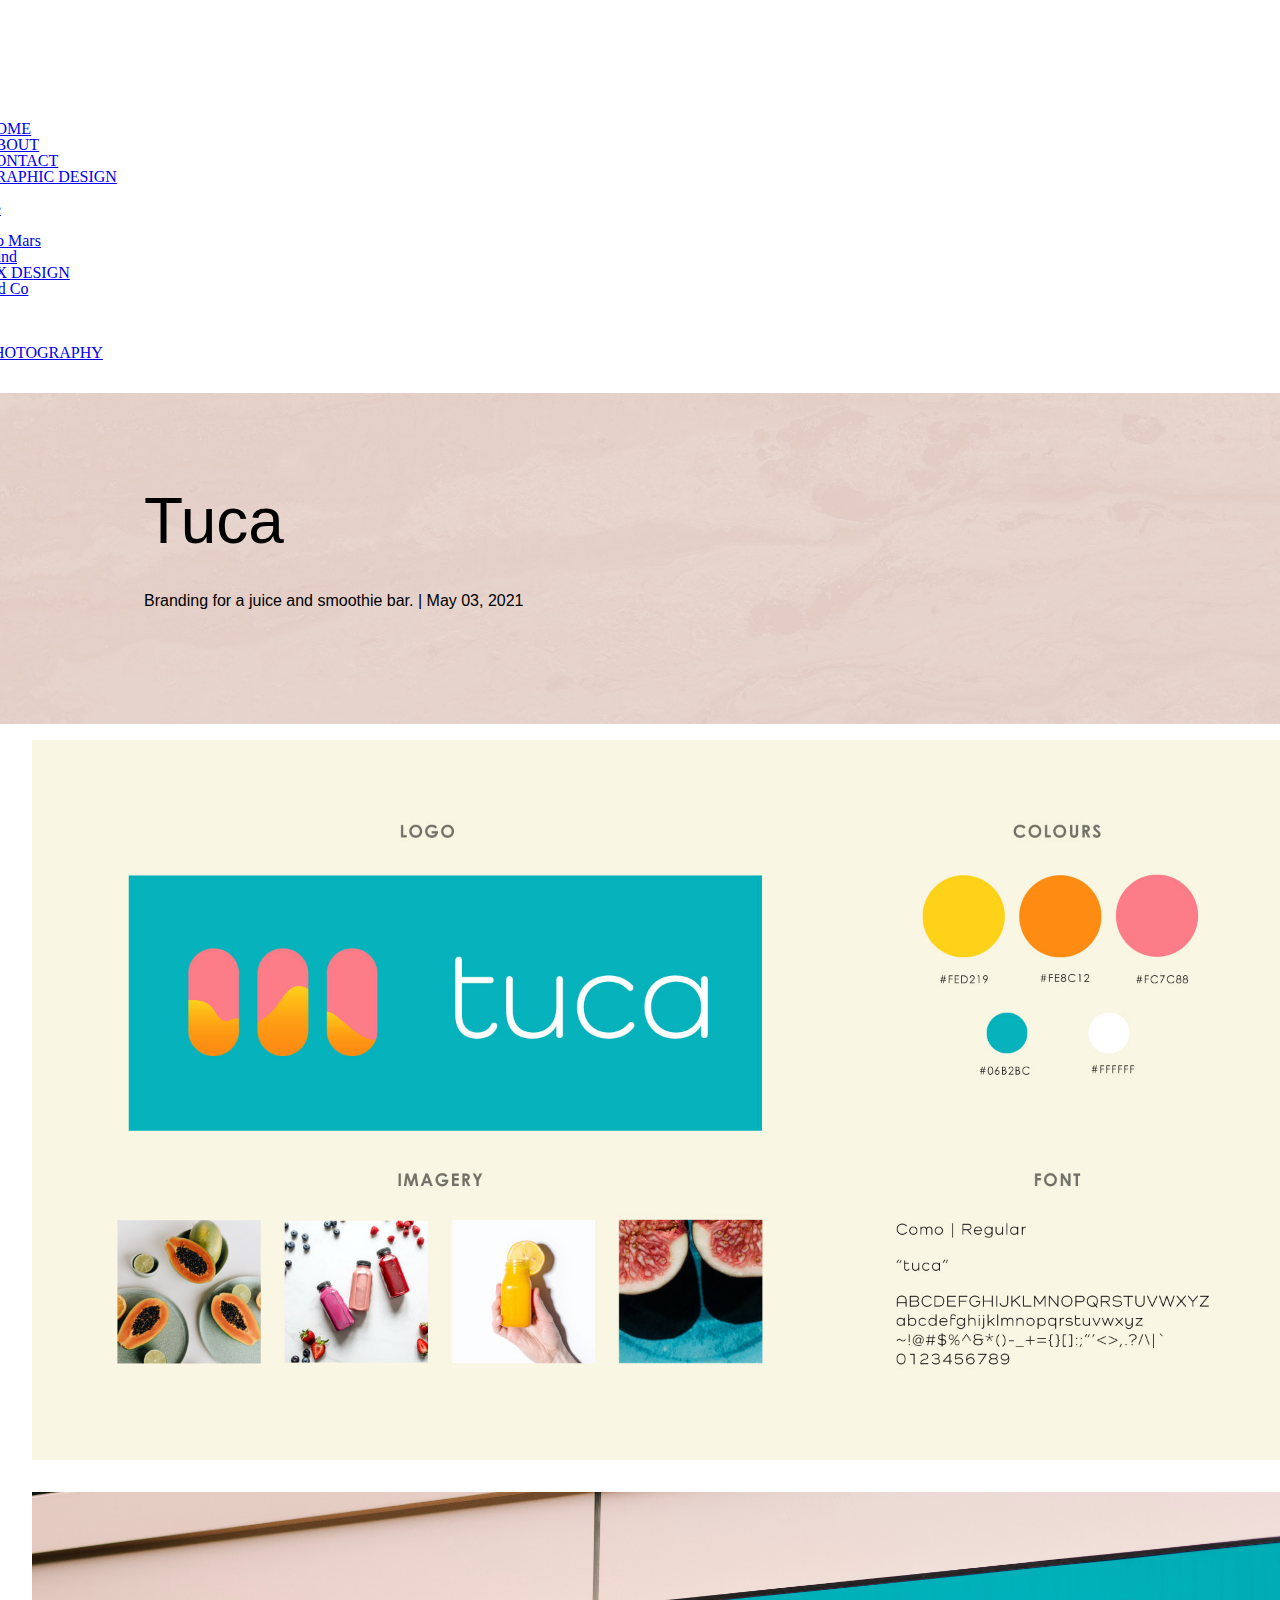
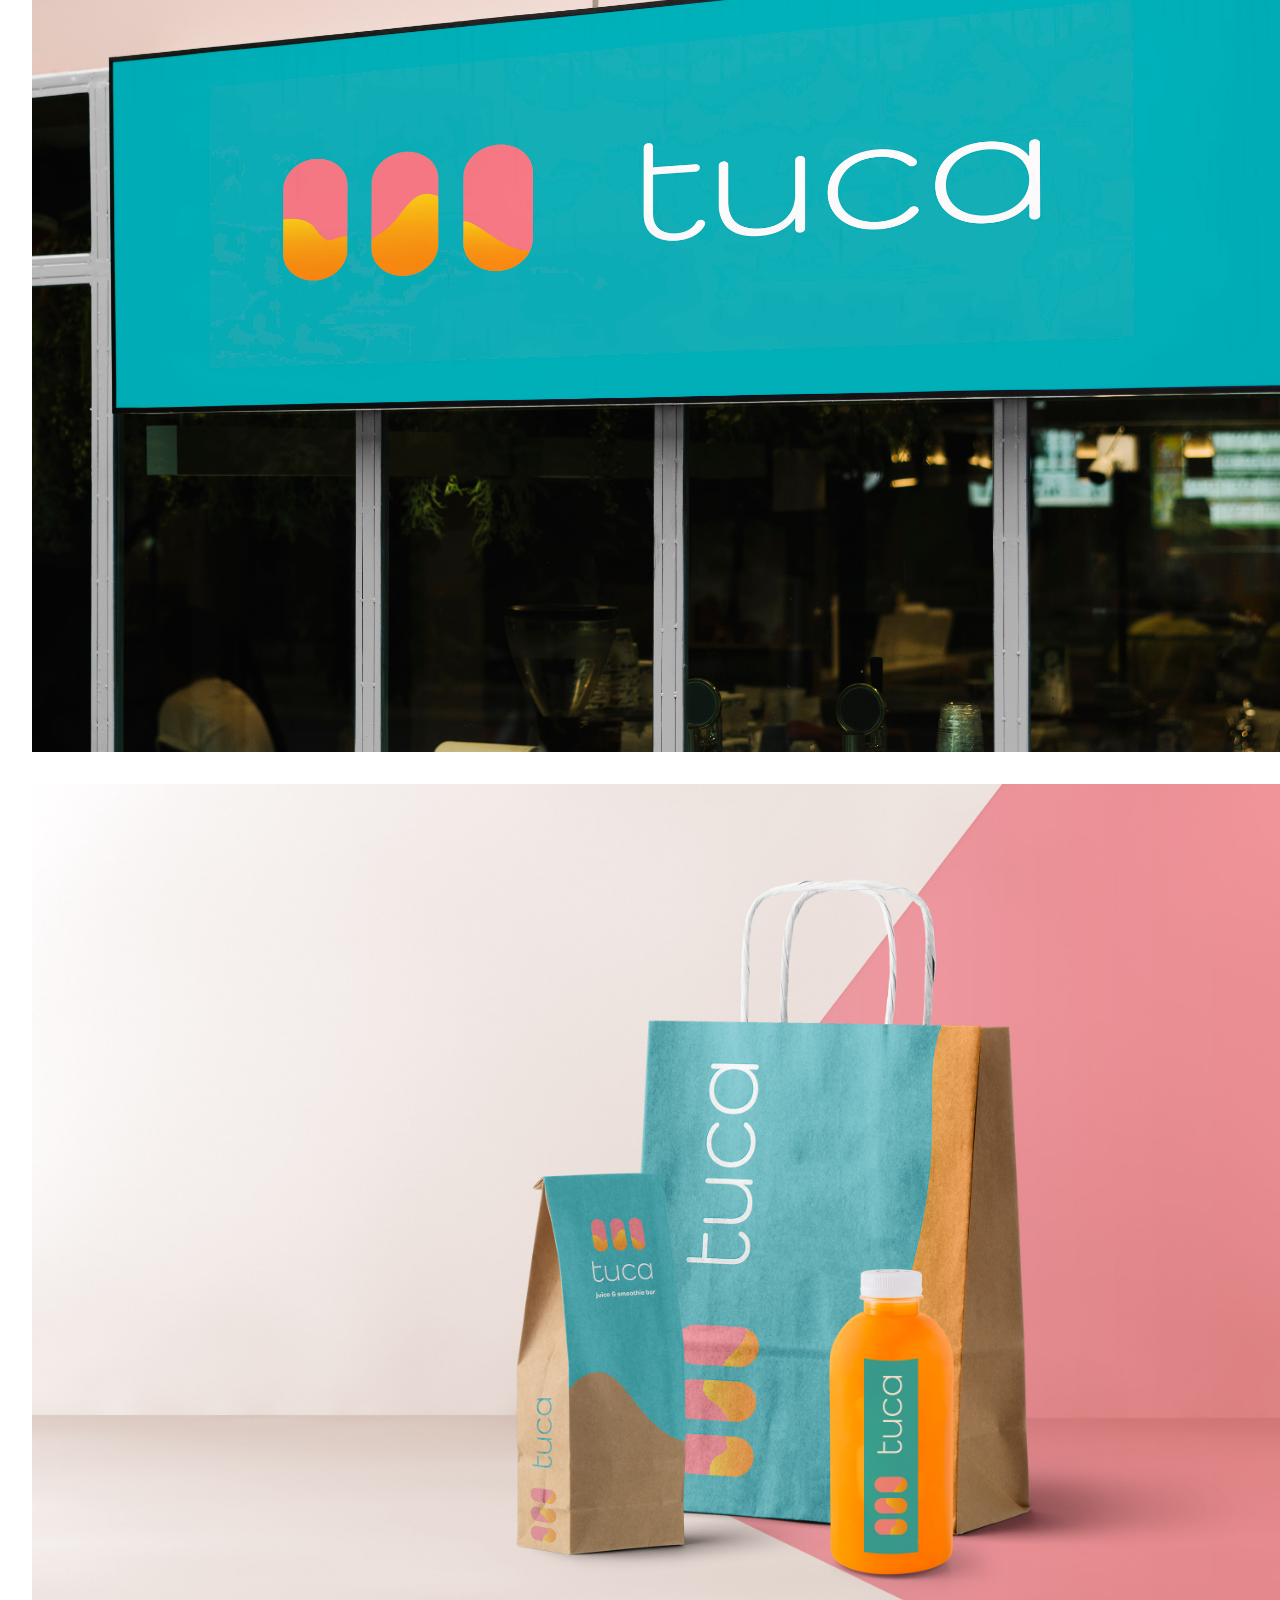
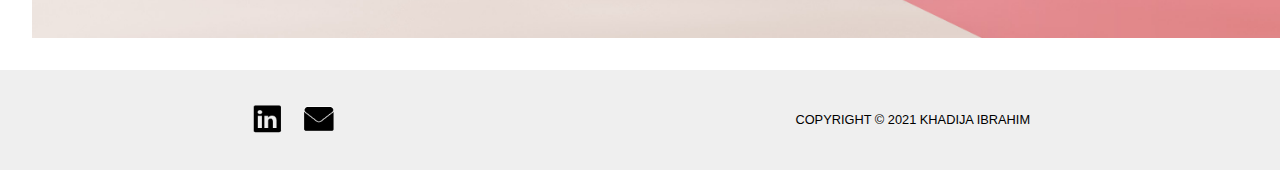
<file: graphic-design/tuca.html>
<!DOCTYPE html>
<html lang="en">
<head>
    <meta charset="UTF-8">
    <title>KHADIJA IBRAHIM</title>
    <meta name="viewport" content="width=device-width, initial-scale=1.0">
    
<!--STYLES-->
   <link rel="stylesheet" href="../css/reset.css">
    <link rel="stylesheet" href="../css/styles.css">
    <link rel="preconnect" href="https://fonts.gstatic.com">
    <link href="https://fonts.googleapis.com/css2?family=Merriweather&family=Montserrat:wght@500&display=swap" rel="stylesheet">
     <!-- Bootstrap CSS -->
    <link href="https://cdn.jsdelivr.net/npm/bootstrap@5.0.0-beta2/dist/css/bootstrap.min.css" rel="stylesheet" integrity="sha384-BmbxuPwQa2lc/FVzBcNJ7UAyJxM6wuqIj61tLrc4wSX0szH/Ev+nYRRuWlolflfl" crossorigin="anonymous">
</head>
<body>
  <div class="container">
	<nav class="navbar navbar-expand-lg navbar-light bg-light">
		<div class="container-fluid">
			<a class="navbar-img" href="#"><img class="logo" src="../img/logo.png"></a>
			<button class="navbar-toggler" type="button" data-bs-toggle="collapse" data-bs-target="#navbarNavDropdown" aria-controls="navbarNavDropdown" aria-expanded="false" aria-label="Toggle navigation">
				<span class="navbar-toggler-icon"></span>
			</button>
			<div class="collapse navbar-collapse" id="navbarNavDropdown">
				<ul class="navbar-nav">
					<li class="nav-item">
						<a class="nav-link active" aria-current="page" href="../index.html">HOME</a>
					</li>
					<li class="nav-item">
						<a class="nav-link" href="../about/about.html">ABOUT</a>
					</li>
					<li class="nav-item">
						<a class="nav-link" href="../contact/contact.html">CONTACT</a>
					</li>
					<li class="nav-item dropdown">
						<a class="nav-link dropdown-toggle" href="#" id="navbarDropdownMenuLink" role="button" data-bs-toggle="dropdown" aria-expanded="false">
							GRAPHIC DESIGN
						</a>
						<ul class="dropdown-menu" aria-labelledby="navbarDropdownMenuLink">
							<li><a class="dropdown-item" href="khibra.html">Khibra</a></li>
							<li><a class="dropdown-item" href="biomache.html">Biomache</a></li>
							<li><a class="dropdown-item" href="tuca.html">Tuca</a></li>
							<li><a class="dropdown-item" href="mars.html">Mission to Mars</a></li>
							<li><a class="dropdown-item" href="voice-found.html">Voice Found</a></li>
							
						</ul>
					</li>
					<li class="nav-item dropdown">
						<a class="nav-link dropdown-toggle" href="#" id="navbarDropdownMenuLink" role="button" data-bs-toggle="dropdown" aria-expanded="false">
							UX DESIGN
						</a>
						<ul class="dropdown-menu" aria-labelledby="navbarDropdownMenuLink">
							<li><a class="dropdown-item" href="../ux-design/cobalt.html">Cobalt and Co</a></li>
							<li><a class="dropdown-item" href="../ux-design/ecophora.html">Ecophora</a></li>
							<li><a class="dropdown-item" href="../ux-design/origami.html">Origami</a></li>
							<li><a class="dropdown-item" href="../ux-design/kuwafi.html">Kuwafi</a></li>
						</ul>
					</li>
					
					<li class="nav-item">
						<a class="nav-link" href="../photography/gallery.html">PHOTOGRAPHY</a>
					</li>
					
				</ul>
			</div>
		</div>
	</nav>
    </div>
   <div class="main">
            <div class="masthead">
            <h1>Tuca</h1>
            
            <p class="gd"> Branding for a juice and smoothie bar. | May 03, 2021</p>   
            </div>
   <div class="photos">
      <h2></h2>
       <img src="../img/tuca-logo.jpg">
       <img src="../img/tuca-storefront.jpg">
       <img src="../img/tuca-packaging-2.jpg">
      
       
       
   </div>
   <div class="footer">
       <div class="social-media">
            <a class="linkedin" href="https://www.linkedin.com/in/khadija-ibrahim-99b840206/"><img src="../img/linkedin-small.png"></a>
            <a class="email" href="mailto:d.elbarassi@gmail.com"><img src="../img/email-small.png"></a>   
       </div>
       <div class="copyright"><p>COPYRIGHT &copy; 2021 KHADIJA IBRAHIM</p></div> 
       
   </div>
    </div> 
    <script src="https://cdn.jsdelivr.net/npm/bootstrap@5.0.0-beta2/dist/js/bootstrap.bundle.min.js" integrity="sha384-b5kHyXgcpbZJO/tY9Ul7kGkf1S0CWuKcCD38l8YkeH8z8QjE0GmW1gYU5S9FOnJ0" crossorigin="anonymous"></script>
</body>
</html>
</file>
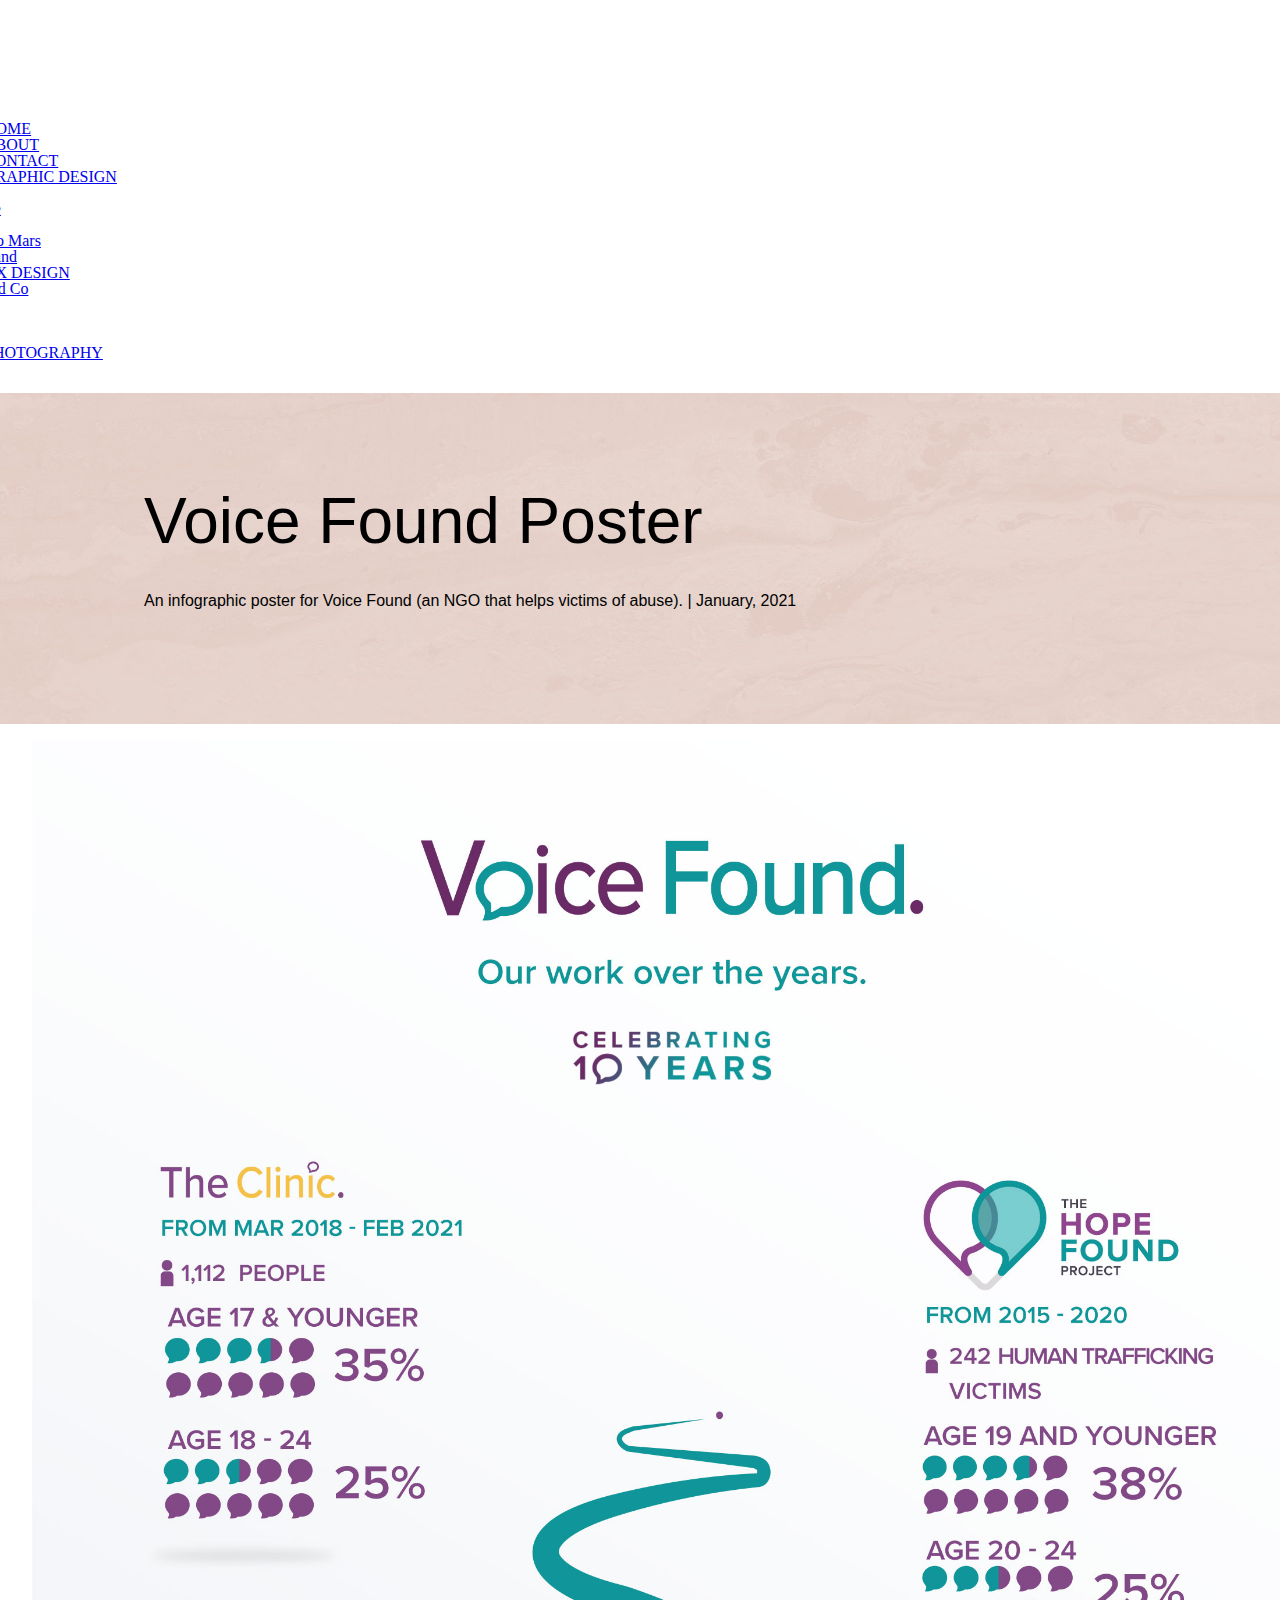
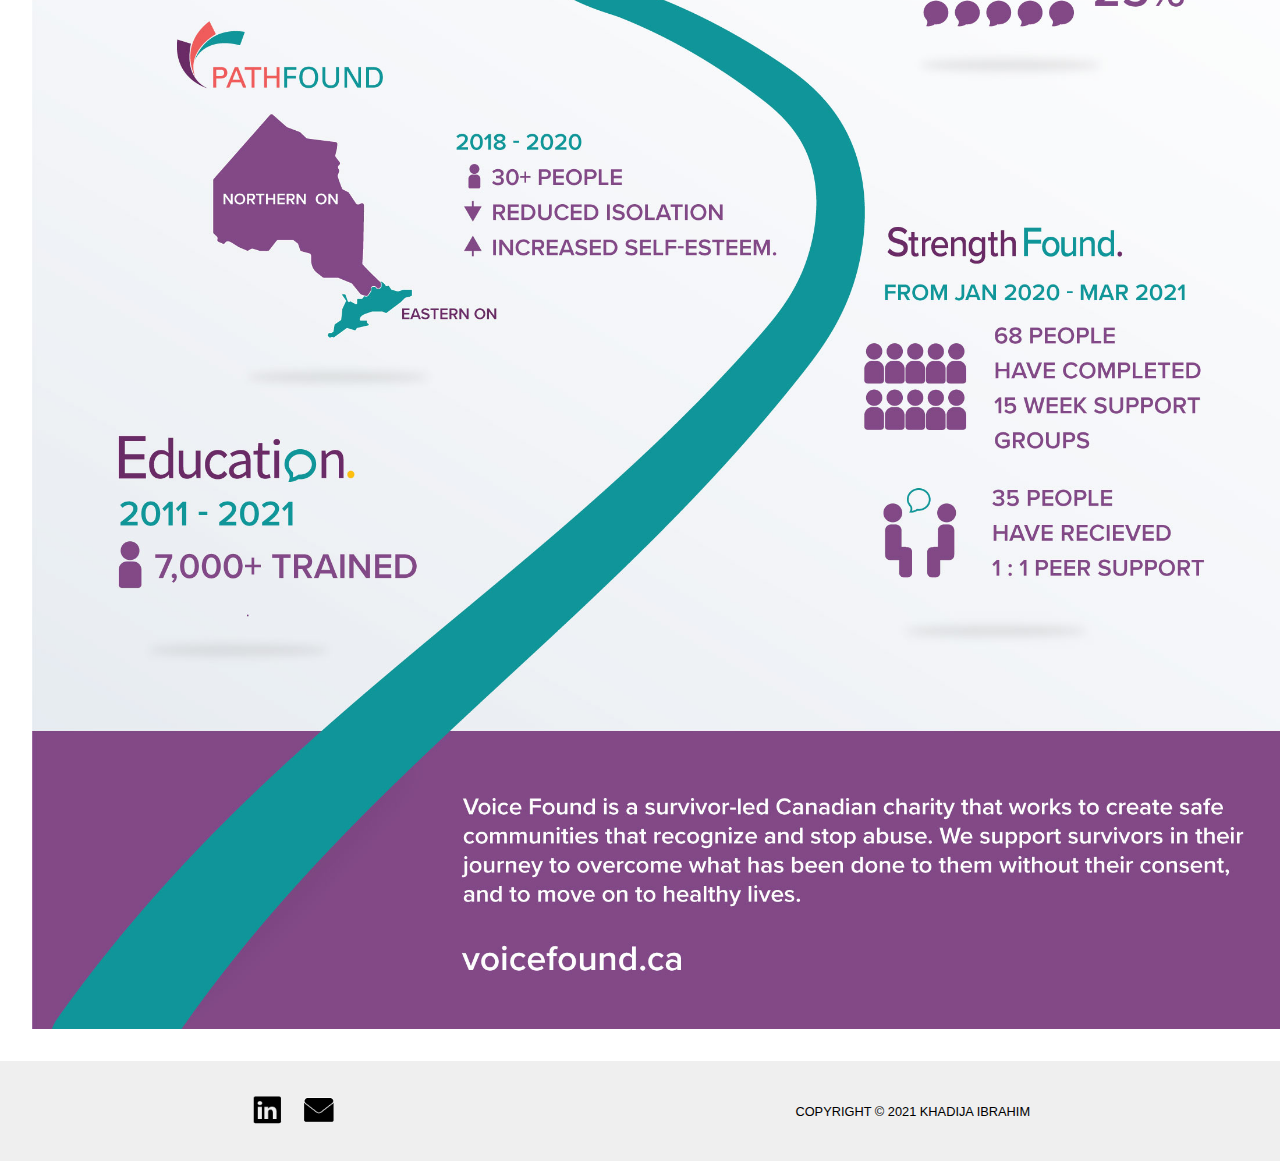
<file: graphic-design/voice-found.html>
<!DOCTYPE html>
<html lang="en">
<head>
    <meta charset="UTF-8">
    <title>KHADIJA IBRAHIM</title>
    <meta name="viewport" content="width=device-width, initial-scale=1.0">
    
<!--STYLES-->
   <link rel="stylesheet" href="../css/reset.css">
    <link rel="stylesheet" href="../css/styles.css">
    <link rel="preconnect" href="https://fonts.gstatic.com">
    <link href="https://fonts.googleapis.com/css2?family=Merriweather&family=Montserrat:wght@500&display=swap" rel="stylesheet">
     <!-- Bootstrap CSS -->
    <link href="https://cdn.jsdelivr.net/npm/bootstrap@5.0.0-beta2/dist/css/bootstrap.min.css" rel="stylesheet" integrity="sha384-BmbxuPwQa2lc/FVzBcNJ7UAyJxM6wuqIj61tLrc4wSX0szH/Ev+nYRRuWlolflfl" crossorigin="anonymous">
</head>
<body>
  <div class="container">
	<nav class="navbar navbar-expand-lg navbar-light bg-light">
		<div class="container-fluid">
			<a class="navbar-img" href="#"><img class="logo" src="../img/logo.png"></a>
			<button class="navbar-toggler" type="button" data-bs-toggle="collapse" data-bs-target="#navbarNavDropdown" aria-controls="navbarNavDropdown" aria-expanded="false" aria-label="Toggle navigation">
				<span class="navbar-toggler-icon"></span>
			</button>
			<div class="collapse navbar-collapse" id="navbarNavDropdown">
				<ul class="navbar-nav">
					<li class="nav-item">
						<a class="nav-link active" aria-current="page" href="../index.html">HOME</a>
					</li>
					<li class="nav-item">
						<a class="nav-link" href="../about/about.html">ABOUT</a>
					</li>
					<li class="nav-item">
						<a class="nav-link" href="../contact/contact.html">CONTACT</a>
					</li>
					<li class="nav-item dropdown">
						<a class="nav-link dropdown-toggle" href="#" id="navbarDropdownMenuLink" role="button" data-bs-toggle="dropdown" aria-expanded="false">
							GRAPHIC DESIGN
						</a>
						<ul class="dropdown-menu" aria-labelledby="navbarDropdownMenuLink">
							<li><a class="dropdown-item" href="khibra.html">Khibra</a></li>
							<li><a class="dropdown-item" href="biomache.html">Biomache</a></li>
							<li><a class="dropdown-item" href="tuca.html">Tuca</a></li>
							<li><a class="dropdown-item" href="mars.html">Mission to Mars</a></li>
							<li><a class="dropdown-item" href="voice-found.html">Voice Found</a></li>
							
						</ul>
					</li>
					<li class="nav-item dropdown">
						<a class="nav-link dropdown-toggle" href="#" id="navbarDropdownMenuLink" role="button" data-bs-toggle="dropdown" aria-expanded="false">
							UX DESIGN
						</a>
						<ul class="dropdown-menu" aria-labelledby="navbarDropdownMenuLink">
							<li><a class="dropdown-item" href="../ux-design/cobalt.html">Cobalt and Co</a></li>
							<li><a class="dropdown-item" href="../ux-design/ecophora.html">Ecophora</a></li>
							<li><a class="dropdown-item" href="../ux-design/origami.html">Origami</a></li>
							<li><a class="dropdown-item" href="../ux-design/kuwafi.html">Kuwafi</a></li>
						</ul>
					</li>
					
					<li class="nav-item">
						<a class="nav-link" href="../photography/gallery.html">PHOTOGRAPHY</a>
					</li>
					
				</ul>
			</div>
		</div>
	</nav>
    </div>
   <div class="main">
            <div class="masthead">
            <h1>Voice Found Poster</h1>
            
            <p>An infographic poster for Voice Found (an NGO that helps victims of abuse). | January, 2021</p>   
            </div>
   <div class="photos">
      <h2></h2>
       <img src="../img/voice-found.jpg">
       
   </div>
   <div class="footer">
       <div class="social-media">
            <a class="linkedin" href="https://www.linkedin.com/in/khadija-ibrahim-99b840206/"><img src="../img/linkedin-small.png"></a>
            <a class="email" href="mailto:d.elbarassi@gmail.com"><img src="../img/email-small.png"></a>   
       </div>
       <div class="copyright"><p>COPYRIGHT &copy; 2021 KHADIJA IBRAHIM</p></div> 
       
   </div>
    </div> 
    <script src="https://cdn.jsdelivr.net/npm/bootstrap@5.0.0-beta2/dist/js/bootstrap.bundle.min.js" integrity="sha384-b5kHyXgcpbZJO/tY9Ul7kGkf1S0CWuKcCD38l8YkeH8z8QjE0GmW1gYU5S9FOnJ0" crossorigin="anonymous"></script>
</body>
</html>
</file>
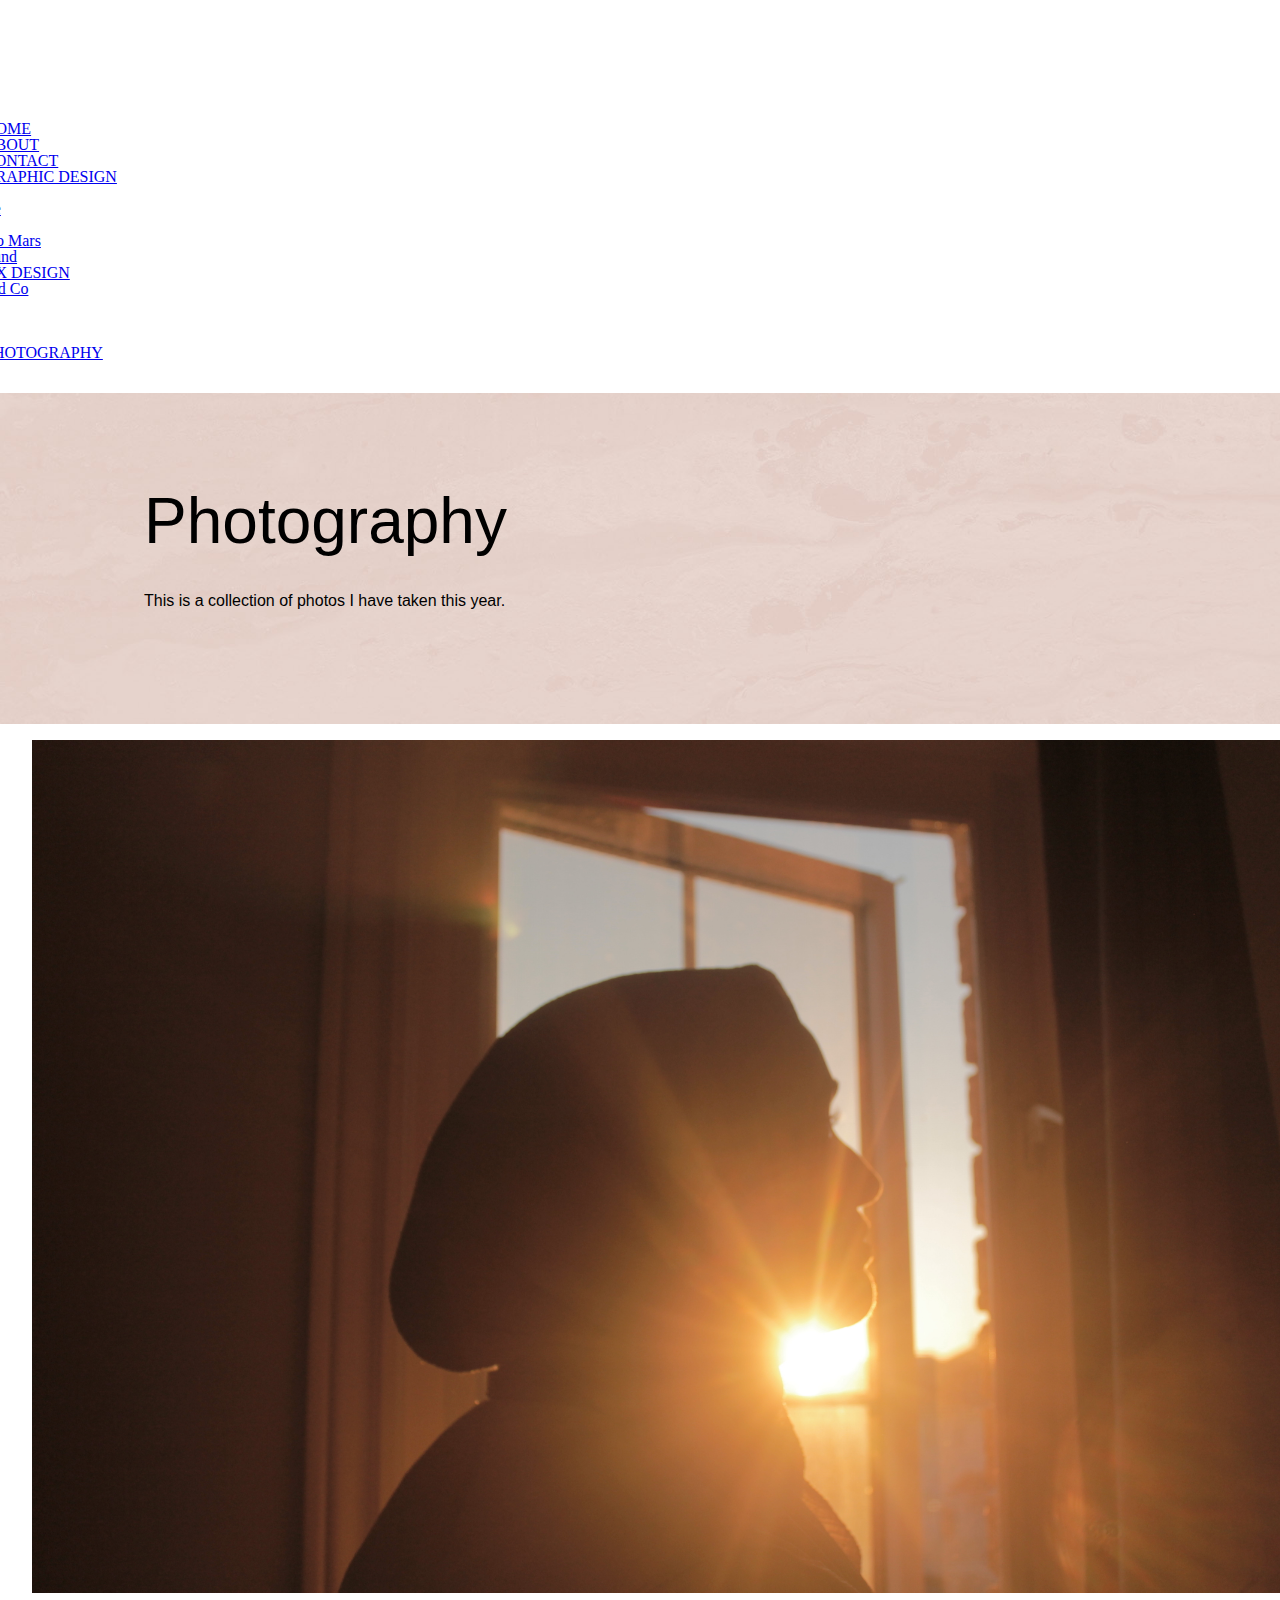
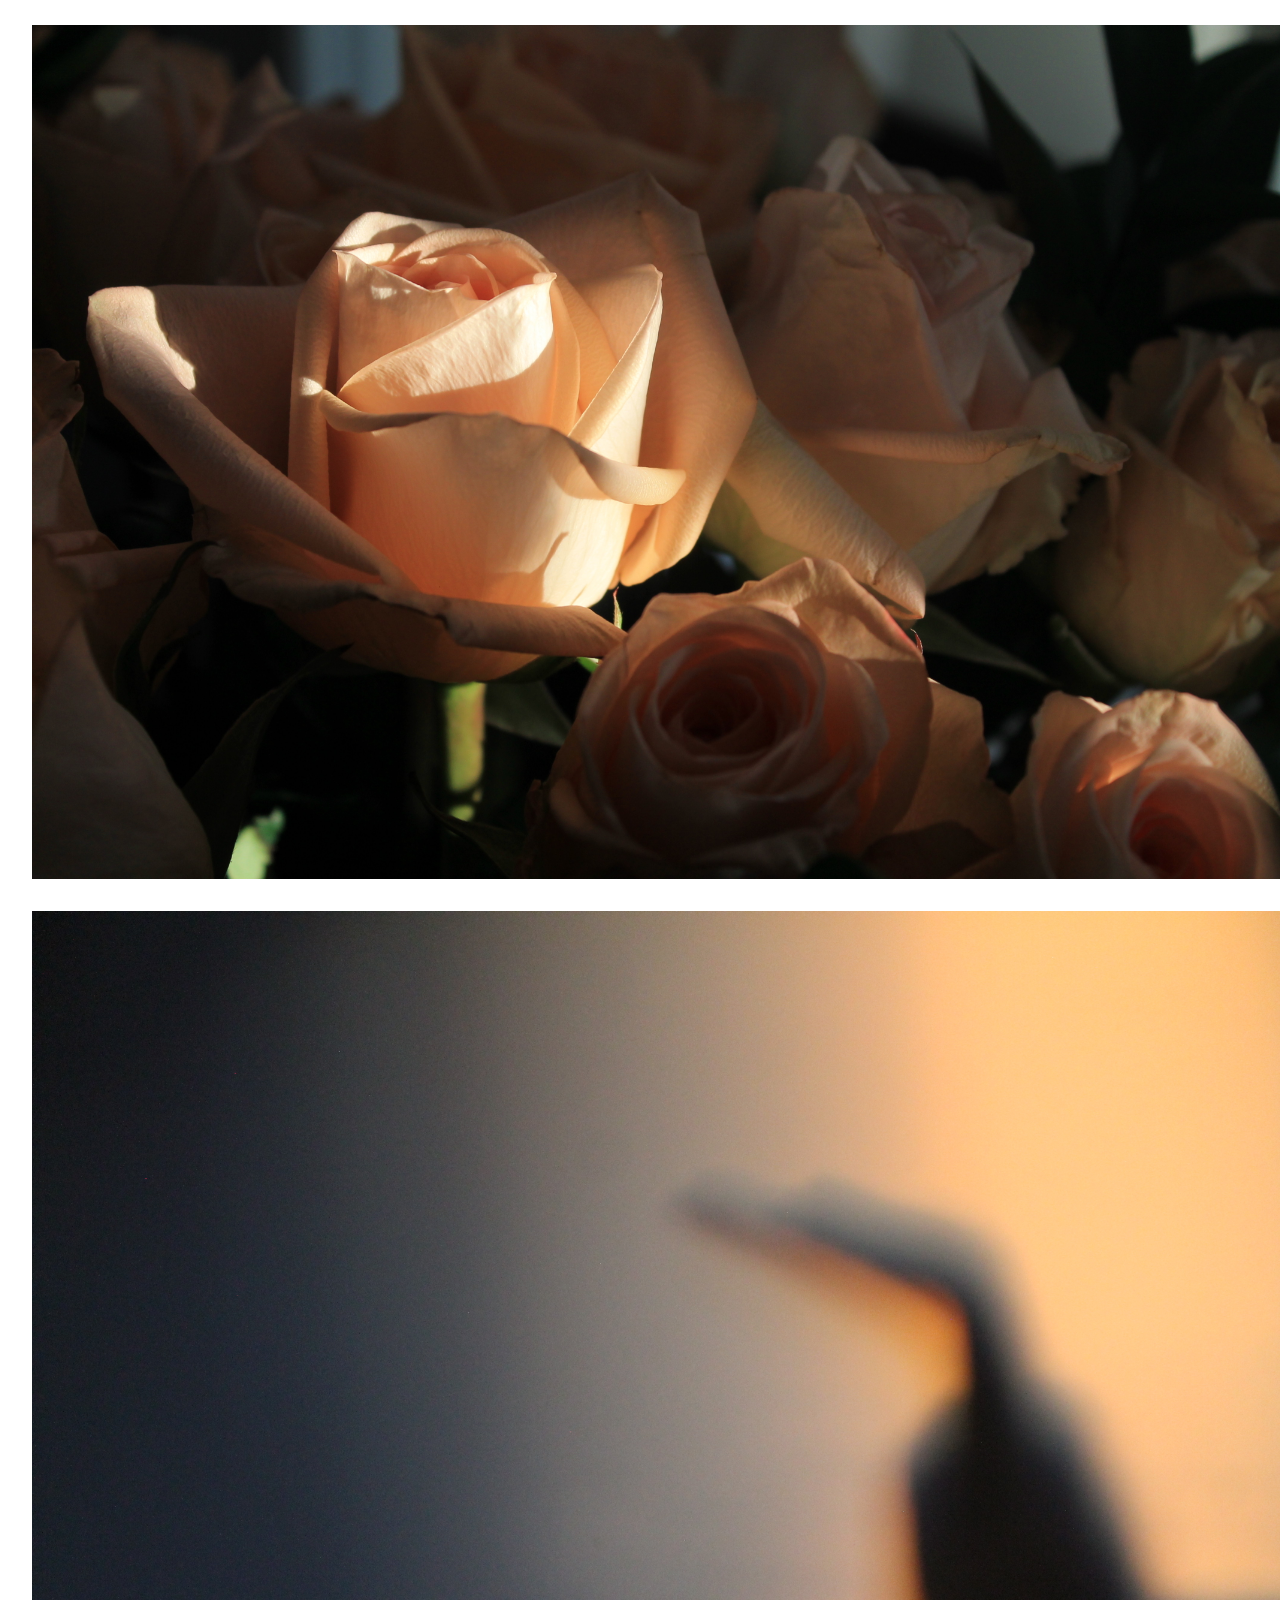
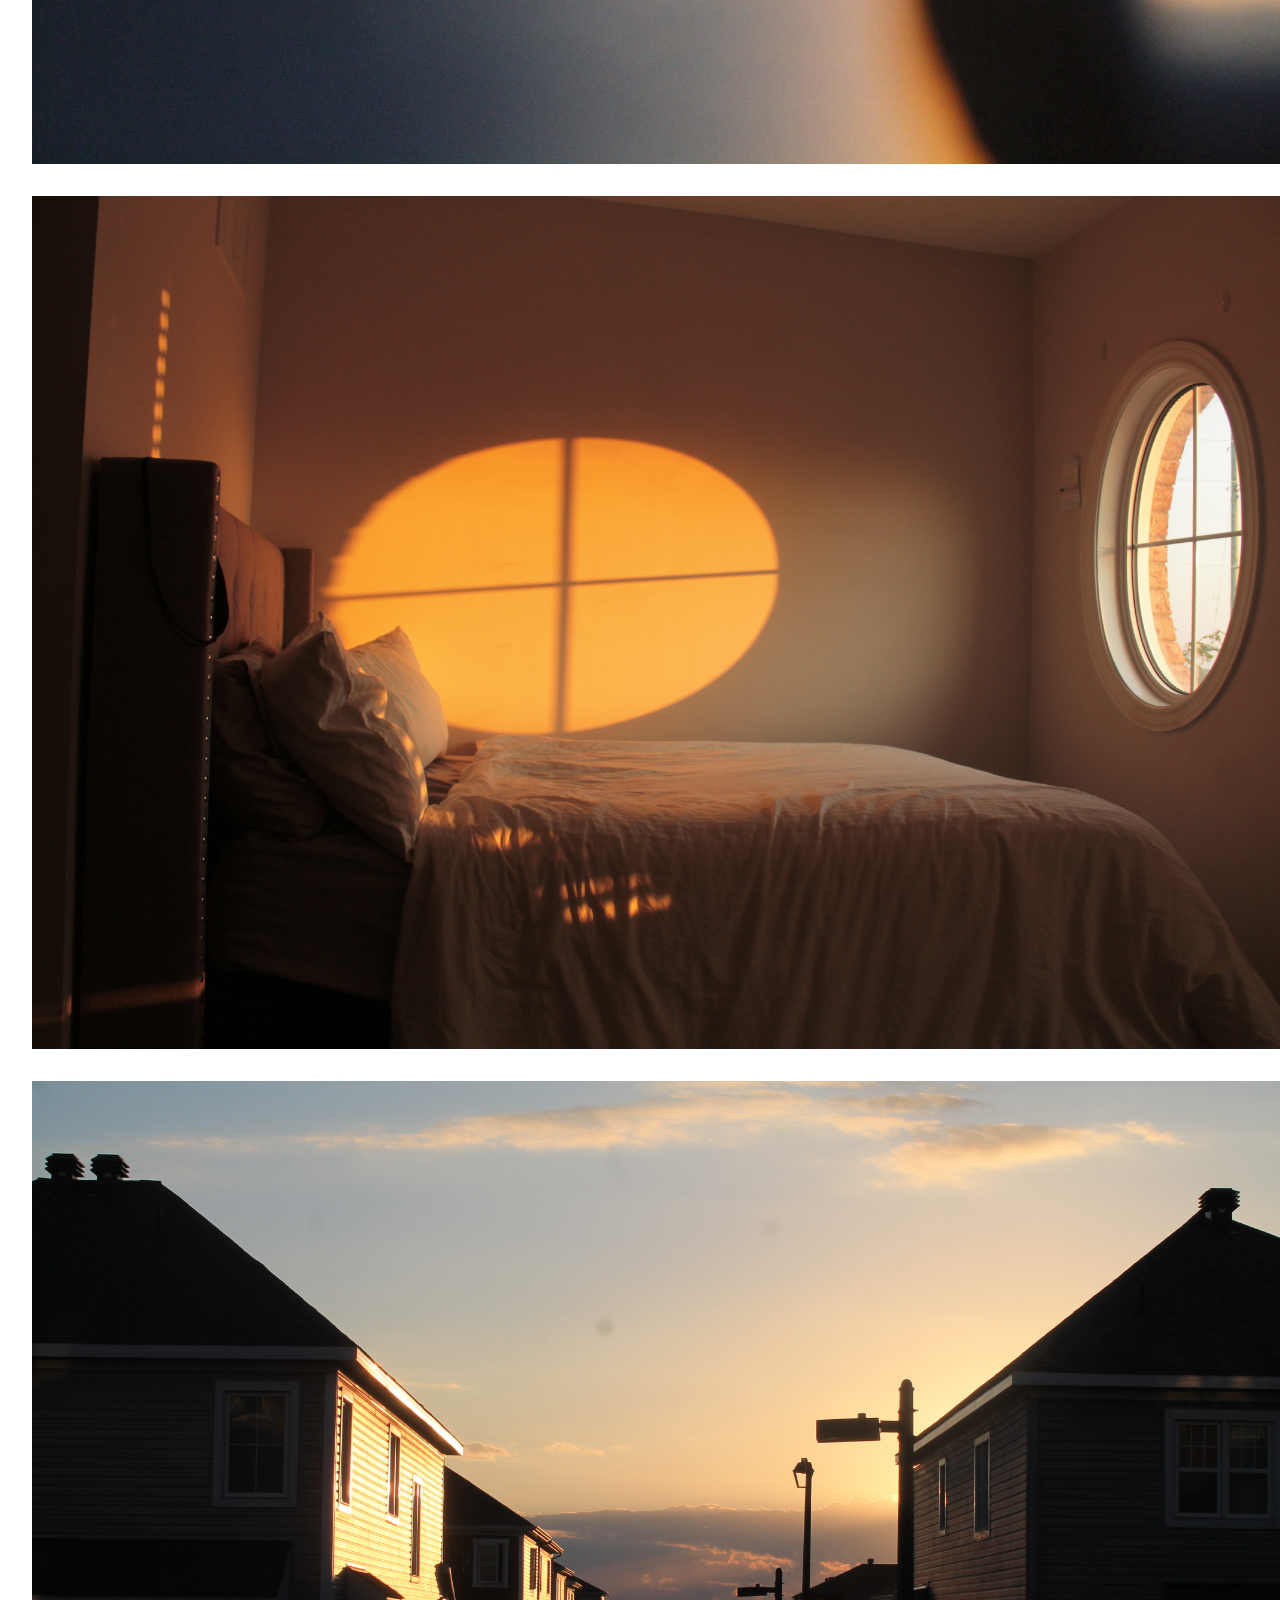
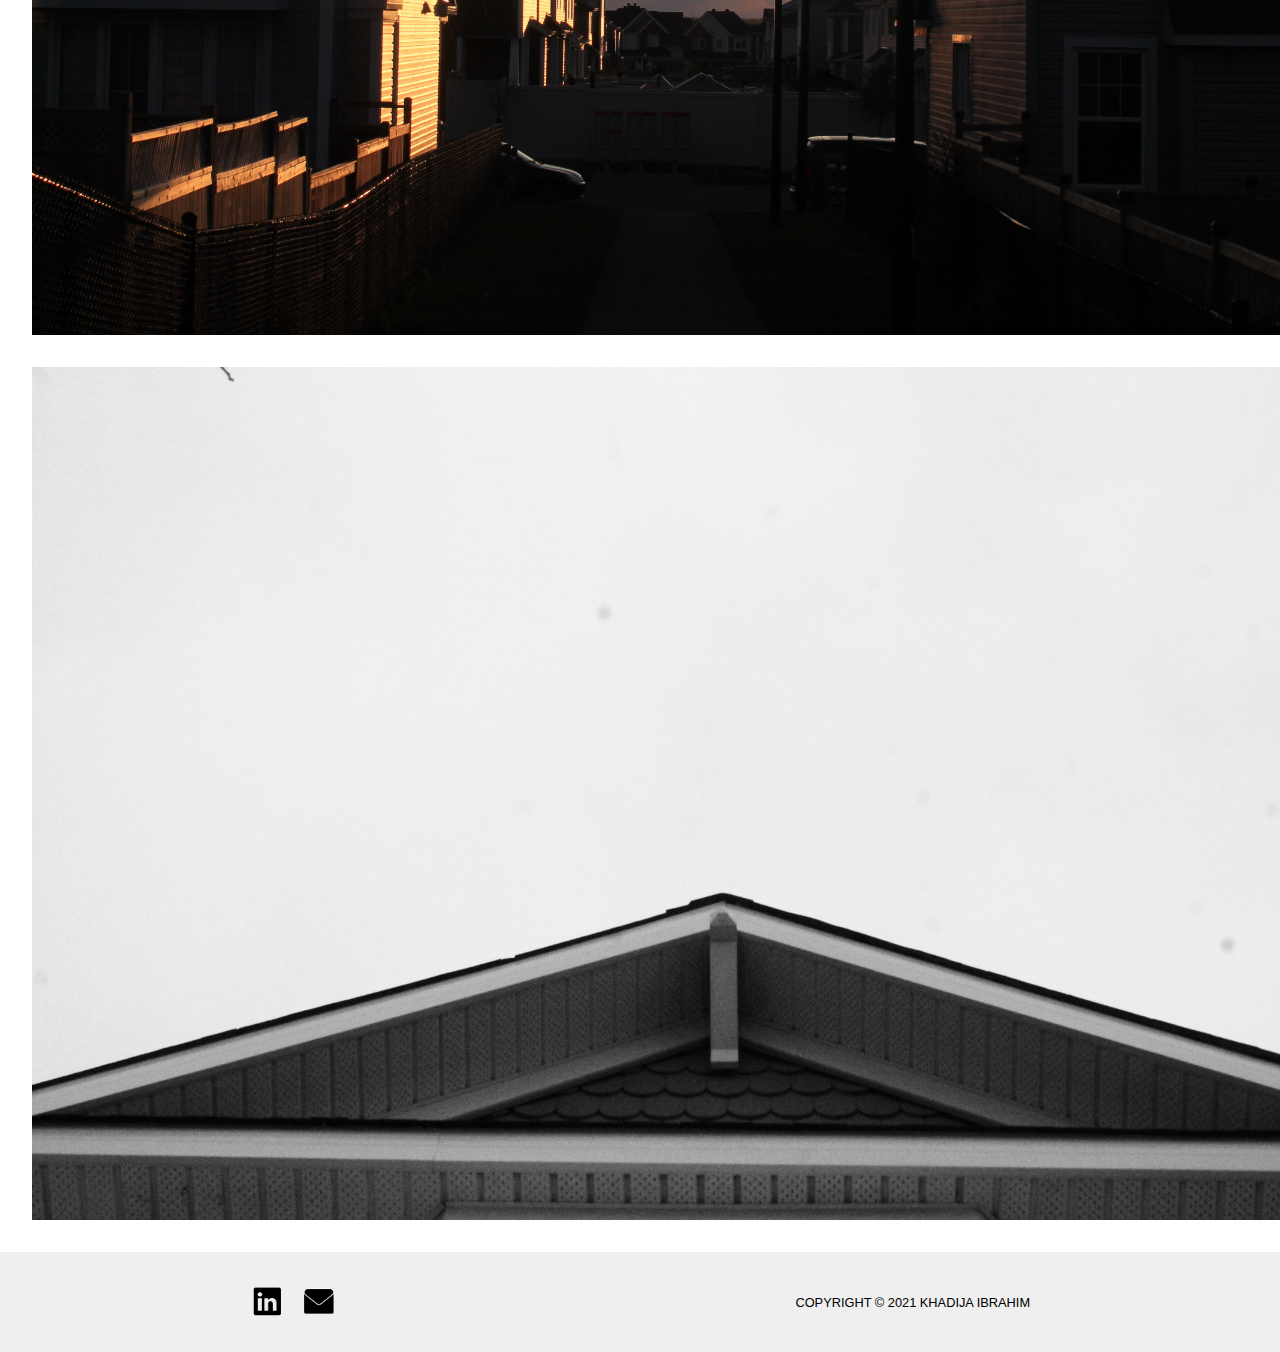
<file: photography/gallery.html>
<!DOCTYPE html>
<html lang="en">
<head>
    <meta charset="UTF-8">
    <title>KHADIJA IBRAHIM</title>
    <meta name="viewport" content="width=device-width, initial-scale=1.0">
    
<!--STYLES-->
   <link rel="stylesheet" href="../css/reset.css">
    <link rel="stylesheet" href="../css/styles.css">
    <link rel="preconnect" href="https://fonts.gstatic.com">
    <link href="https://fonts.googleapis.com/css2?family=Merriweather&family=Montserrat:wght@500&display=swap" rel="stylesheet">
     <!-- Bootstrap CSS -->
    <link href="https://cdn.jsdelivr.net/npm/bootstrap@5.0.0-beta2/dist/css/bootstrap.min.css" rel="stylesheet" integrity="sha384-BmbxuPwQa2lc/FVzBcNJ7UAyJxM6wuqIj61tLrc4wSX0szH/Ev+nYRRuWlolflfl" crossorigin="anonymous">
</head>
<body>
  <div class="container">
	<nav class="navbar navbar-expand-lg navbar-light bg-light">
		<div class="container-fluid">
			<a class="navbar-img" href="#"><img class="logo" src="../img/logo.png"></a>
			<button class="navbar-toggler" type="button" data-bs-toggle="collapse" data-bs-target="#navbarNavDropdown" aria-controls="navbarNavDropdown" aria-expanded="false" aria-label="Toggle navigation">
				<span class="navbar-toggler-icon"></span>
			</button>
			<div class="collapse navbar-collapse" id="navbarNavDropdown">
				<ul class="navbar-nav">
					<li class="nav-item">
						<a class="nav-link active" aria-current="page" href="../index.html">HOME</a>
					</li>
					<li class="nav-item">
						<a class="nav-link" href="../about/about.html">ABOUT</a>
					</li>
					<li class="nav-item">
						<a class="nav-link" href="../contact/contact.html">CONTACT</a>
					</li>
					<li class="nav-item dropdown">
						<a class="nav-link dropdown-toggle" href="#" id="navbarDropdownMenuLink" role="button" data-bs-toggle="dropdown" aria-expanded="false">
							GRAPHIC DESIGN
						</a>
						<ul class="dropdown-menu" aria-labelledby="navbarDropdownMenuLink">
							<li><a class="dropdown-item" href="../graphic-design/khibra.html">Khibra</a></li>
							<li><a class="dropdown-item" href="../graphic-design/biomache.html">Biomache</a></li>
							<li><a class="dropdown-item" href="../graphic-design/tuca.html">Tuca</a></li>
							<li><a class="dropdown-item" href="../graphic-design/mars.html">Mission to Mars</a></li>
							<li><a class="dropdown-item" href="../graphic-design/voice-found.html">Voice Found</a></li>
							
						</ul>
					</li>
					<li class="nav-item dropdown">
						<a class="nav-link dropdown-toggle" href="#" id="navbarDropdownMenuLink" role="button" data-bs-toggle="dropdown" aria-expanded="false">
							UX DESIGN
						</a>
						<ul class="dropdown-menu" aria-labelledby="navbarDropdownMenuLink">
							<li><a class="dropdown-item" href="../ux-design/cobalt.html">Cobalt and Co</a></li>
							<li><a class="dropdown-item" href="../ux-design/ecophora.html">Ecophora</a></li>
							<li><a class="dropdown-item" href="../ux-design/origami.html">Origami</a></li>
							<li><a class="dropdown-item" href="../ux-design/kuwafi.html">Kuwafi</a></li>
						</ul>
					</li>
					
					<li class="nav-item">
						<a class="nav-link" href="gallery.html">PHOTOGRAPHY</a>
					</li>
					
				</ul>
			</div>
		</div>
	</nav>
    </div>
   <div class="main">
            <div class="masthead">
            <h1>Photography</h1>
            
            <p>This is a collection of photos I have taken this year.</p>   
            </div>
   <div class="photos">
      <h2></h2>
       <img src="../img/silhouette.JPG">
       <img src="../img/roses.JPG">
       <img src="../img/tone-2.JPG">
       <img src="../img/scene-mood.JPG">
       <img src="../img/symmetry-houses.JPG">
       <img src="../img/lines-1.JPG">
   </div>
   <div class="footer">
       <div class="social-media">
            <a class="linkedin" href="https://www.linkedin.com/in/khadija-ibrahim-99b840206/"><img src="../img/linkedin-small.png"></a>
            <a class="email" href="mailto:d.elbarassi@gmail.com"><img src="../img/email-small.png"></a>   
       </div>
       <div class="copyright"><p>COPYRIGHT &copy; 2021 KHADIJA IBRAHIM</p></div> 
       
   </div>
    </div> 
    <script src="https://cdn.jsdelivr.net/npm/bootstrap@5.0.0-beta2/dist/js/bootstrap.bundle.min.js" integrity="sha384-b5kHyXgcpbZJO/tY9Ul7kGkf1S0CWuKcCD38l8YkeH8z8QjE0GmW1gYU5S9FOnJ0" crossorigin="anonymous"></script>
</body>
</html>
</file>
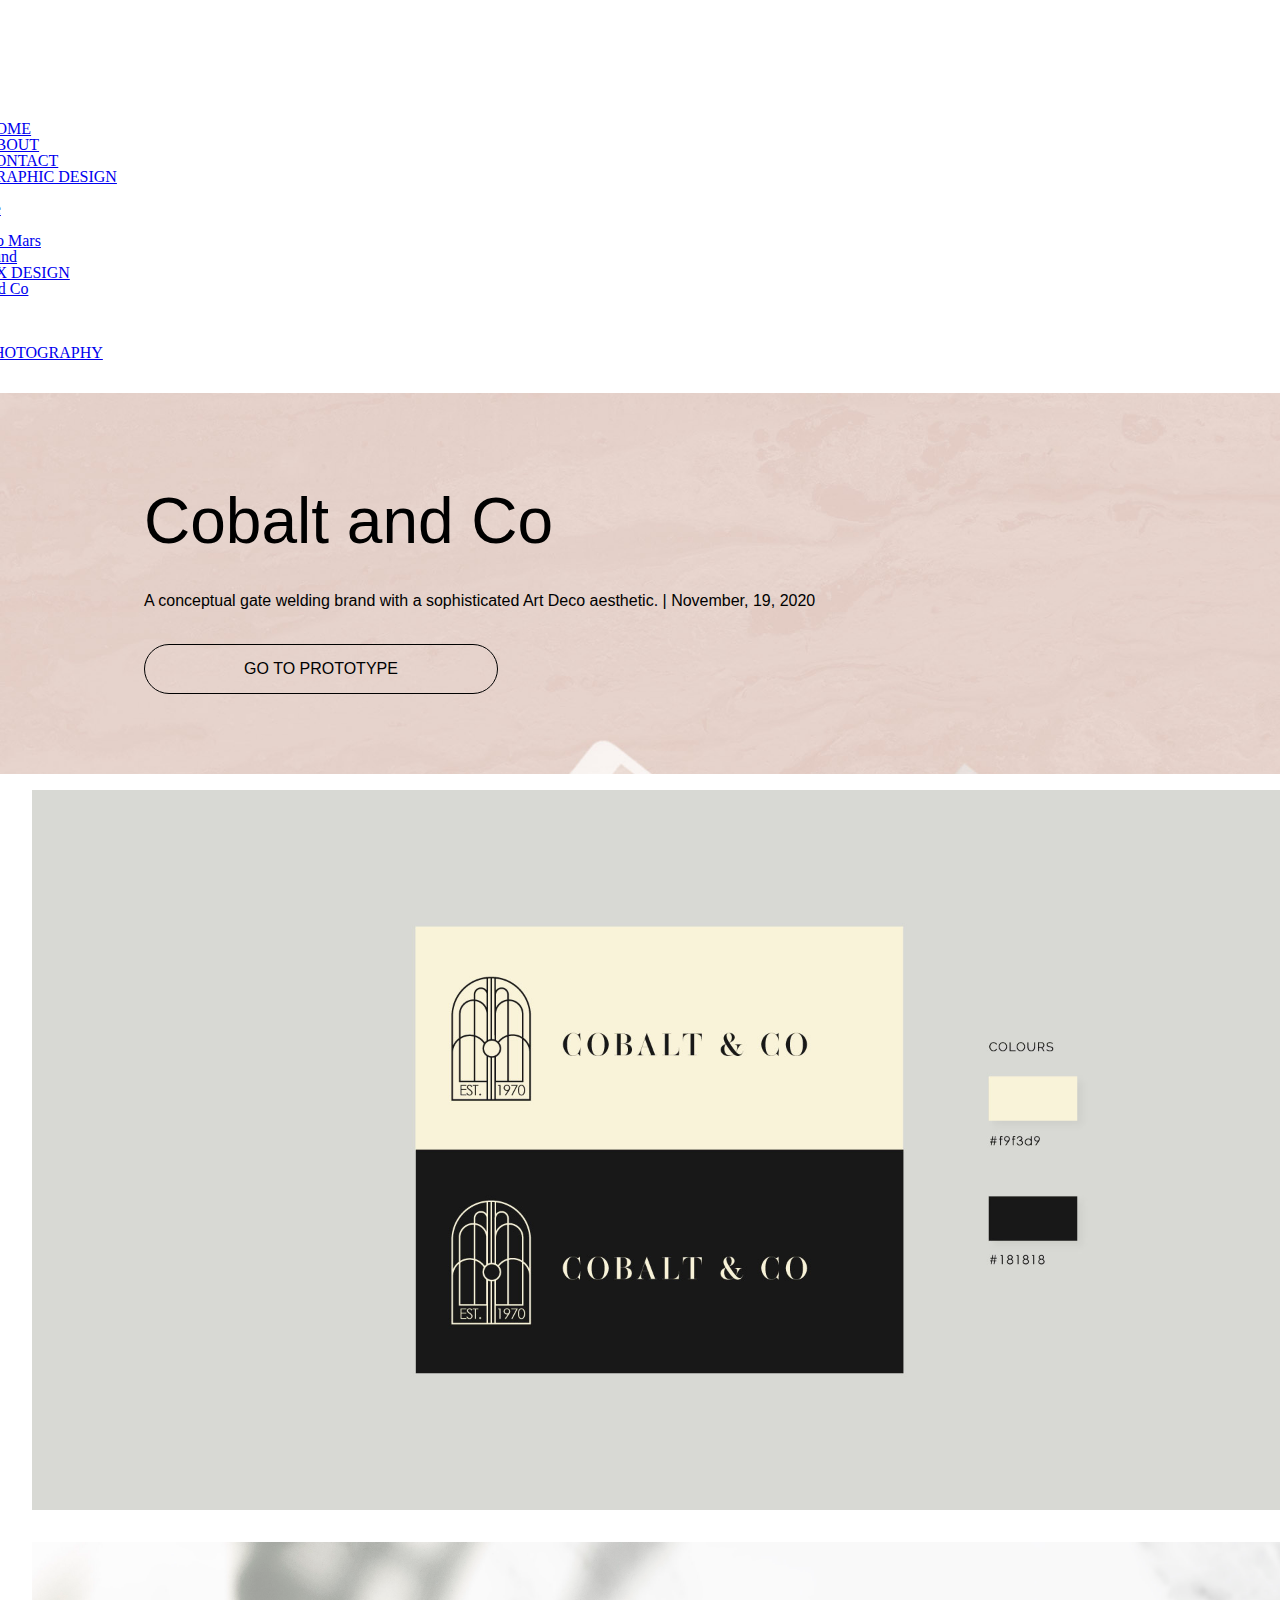
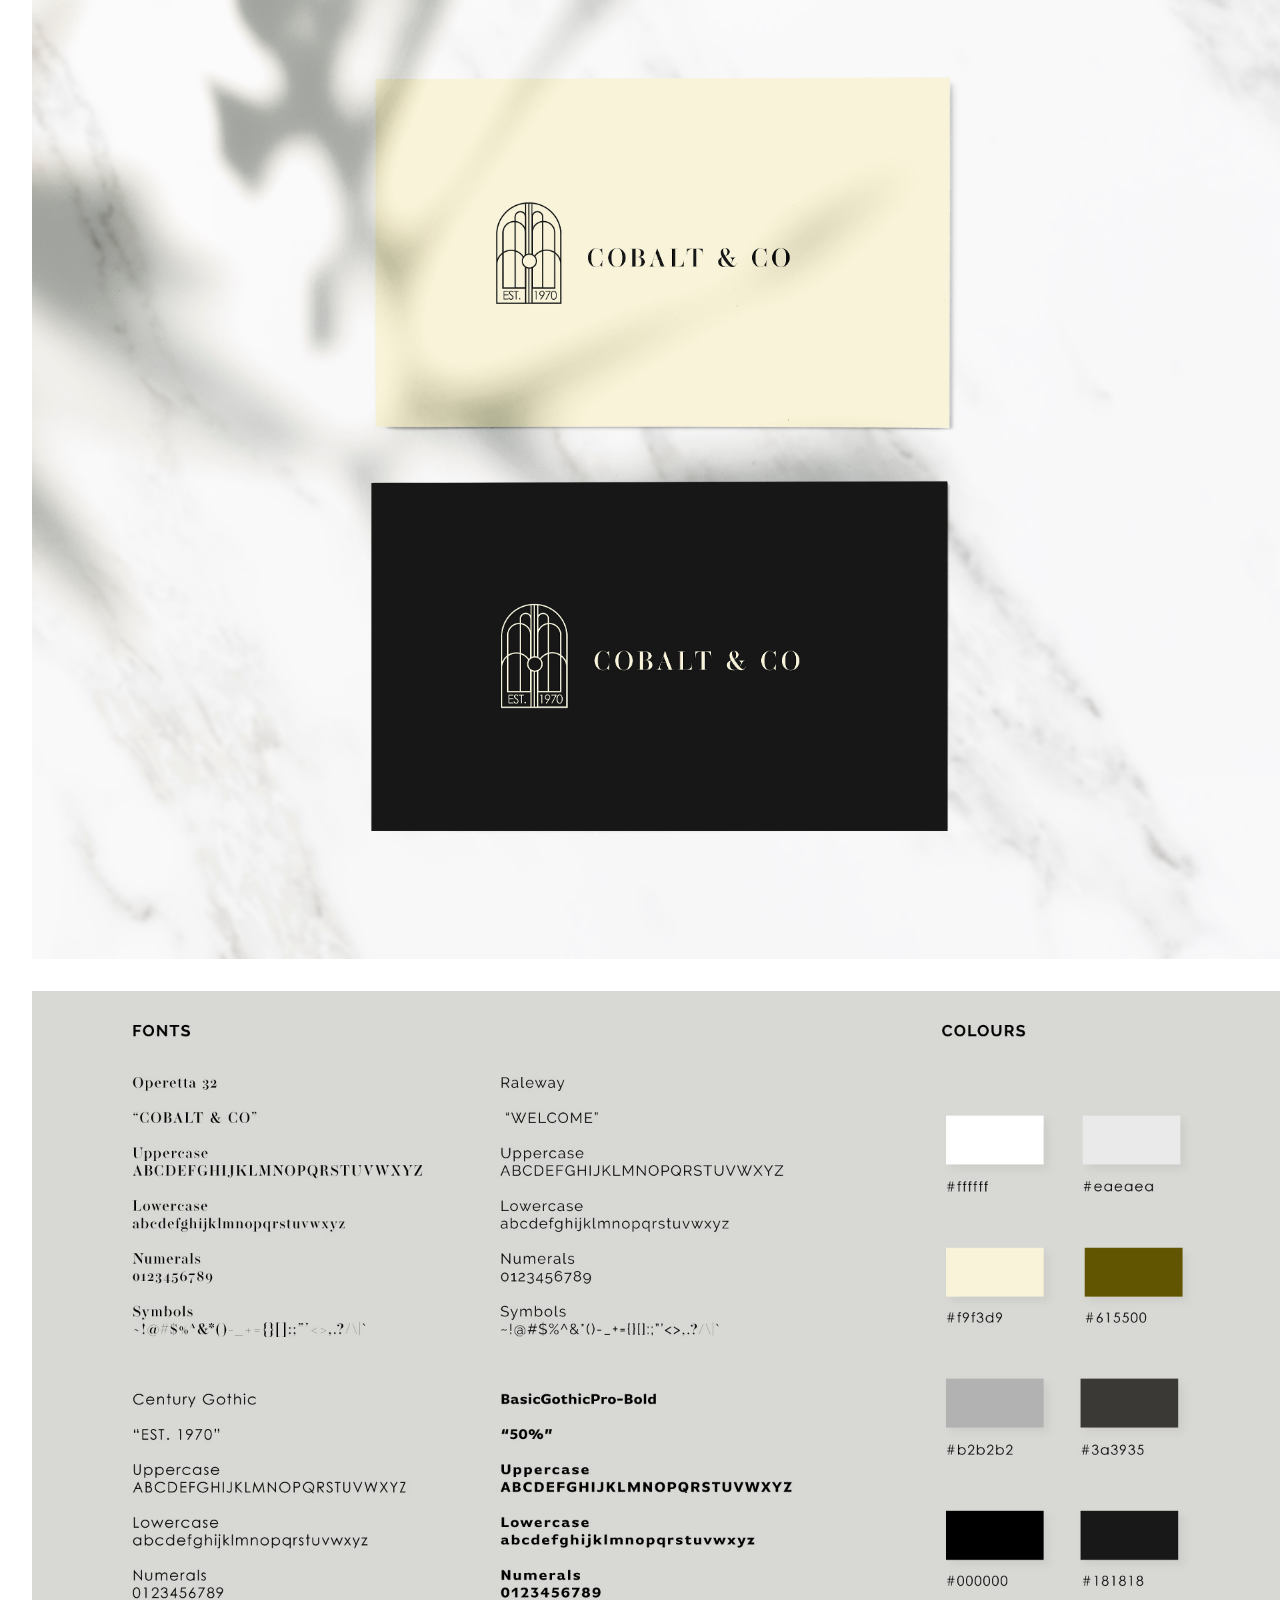
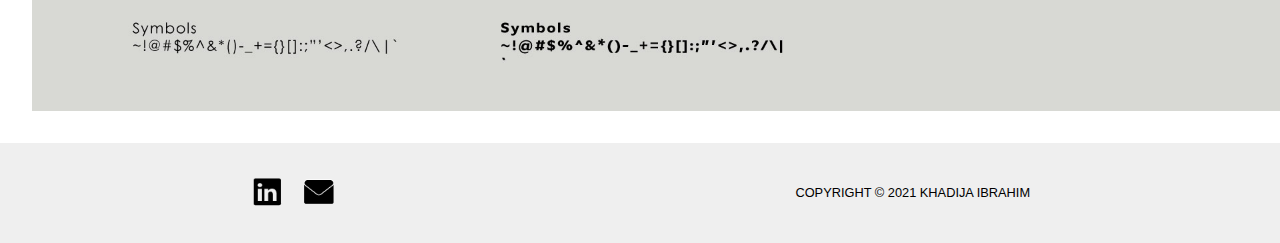
<file: ux-design/cobalt.html>
<!DOCTYPE html>
<html lang="en">
<head>
    <meta charset="UTF-8">
    <title>KHADIJA IBRAHIM</title>
    <meta name="viewport" content="width=device-width, initial-scale=1.0">
    
<!--STYLES-->
   <link rel="stylesheet" href="../css/reset.css">
    <link rel="stylesheet" href="../css/styles.css">
    <link rel="preconnect" href="https://fonts.gstatic.com">
    <link href="https://fonts.googleapis.com/css2?family=Merriweather&family=Montserrat:wght@500&display=swap" rel="stylesheet">
     <!-- Bootstrap CSS -->
    <link href="https://cdn.jsdelivr.net/npm/bootstrap@5.0.0-beta2/dist/css/bootstrap.min.css" rel="stylesheet" integrity="sha384-BmbxuPwQa2lc/FVzBcNJ7UAyJxM6wuqIj61tLrc4wSX0szH/Ev+nYRRuWlolflfl" crossorigin="anonymous">
</head>
<body>
  <div class="container">
	<nav class="navbar navbar-expand-lg navbar-light bg-light">
		<div class="container-fluid">
			<a class="navbar-img" href="#"><img class="logo" src="../img/logo.png"></a>
			<button class="navbar-toggler" type="button" data-bs-toggle="collapse" data-bs-target="#navbarNavDropdown" aria-controls="navbarNavDropdown" aria-expanded="false" aria-label="Toggle navigation">
				<span class="navbar-toggler-icon"></span>
			</button>
			<div class="collapse navbar-collapse" id="navbarNavDropdown">
				<ul class="navbar-nav">
					<li class="nav-item">
						<a class="nav-link active" aria-current="page" href="../index.html">HOME</a>
					</li>
					<li class="nav-item">
						<a class="nav-link" href="../about/about.html">ABOUT</a>
					</li>
					<li class="nav-item">
						<a class="nav-link" href="../contact/contact.html">CONTACT</a>
					</li>
					<li class="nav-item dropdown">
						<a class="nav-link dropdown-toggle" href="#" id="navbarDropdownMenuLink" role="button" data-bs-toggle="dropdown" aria-expanded="false">
							GRAPHIC DESIGN
						</a>
						<ul class="dropdown-menu" aria-labelledby="navbarDropdownMenuLink">
							<li><a class="dropdown-item" href="../graphic-design/khibra.html">Khibra</a></li>
							<li><a class="dropdown-item" href="../graphic-design/biomache.html">Biomache</a></li>
							<li><a class="dropdown-item" href="../graphic-design/tuca.html">Tuca</a></li>
							<li><a class="dropdown-item" href="../graphic-design/mars.html">Mission to Mars</a></li>
							<li><a class="dropdown-item" href="../graphic-design/voice-found.html">Voice Found</a></li>
							
						</ul>
					</li>
					<li class="nav-item dropdown">
						<a class="nav-link dropdown-toggle" href="#" id="navbarDropdownMenuLink" role="button" data-bs-toggle="dropdown" aria-expanded="false">
							UX DESIGN
						</a>
						<ul class="dropdown-menu" aria-labelledby="navbarDropdownMenuLink">
							<li><a class="dropdown-item" href="cobalt.html">Cobalt and Co</a></li>
							<li><a class="dropdown-item" href="ecophora.html">Ecophora</a></li>
							<li><a class="dropdown-item" href="origami.html">Origami</a></li>
							<li><a class="dropdown-item" href="kuwafi.html">Kuwafi</a></li>
						</ul>
					</li>
					
					<li class="nav-item">
						<a class="nav-link" href="../photography/gallery.html">PHOTOGRAPHY</a>
					</li>
					
				</ul>
			</div>
		</div>
	</nav>
    </div>
   <div class="main">
            <div class="masthead">
            <h1>Cobalt and Co</h1>
            
            <p>A conceptual gate welding brand with a sophisticated Art Deco aesthetic. | November, 19, 2020</p>
            <a class="learn-more" href="https://xd.adobe.com/view/bdcb827c-48ca-49dc-ae3d-08d6b55a6c12-e898/?fullscreen%0D">GO TO PROTOTYPE</a>    
            </div>
   <div class="photos">
      <h2></h2>
      <img src="../img/cobalt-logo.jpg">
       <img src="../img/cobalt.jpg">
       <img src="../img/cobalt-colours.jpg">
       
       
   </div>
   <div class="footer">
       <div class="social-media">
            <a class="linkedin" href="https://www.linkedin.com/in/khadija-ibrahim-99b840206/"><img src="../img/linkedin-small.png"></a>
            <a class="email" href="mailto:d.elbarassi@gmail.com"><img src="../img/email-small.png"></a>   
       </div>
       <div class="copyright"><p>COPYRIGHT &copy; 2021 KHADIJA IBRAHIM</p></div> 
       
   </div>
    </div> 
    <script src="https://cdn.jsdelivr.net/npm/bootstrap@5.0.0-beta2/dist/js/bootstrap.bundle.min.js" integrity="sha384-b5kHyXgcpbZJO/tY9Ul7kGkf1S0CWuKcCD38l8YkeH8z8QjE0GmW1gYU5S9FOnJ0" crossorigin="anonymous"></script>
</body>
</html>
</file>
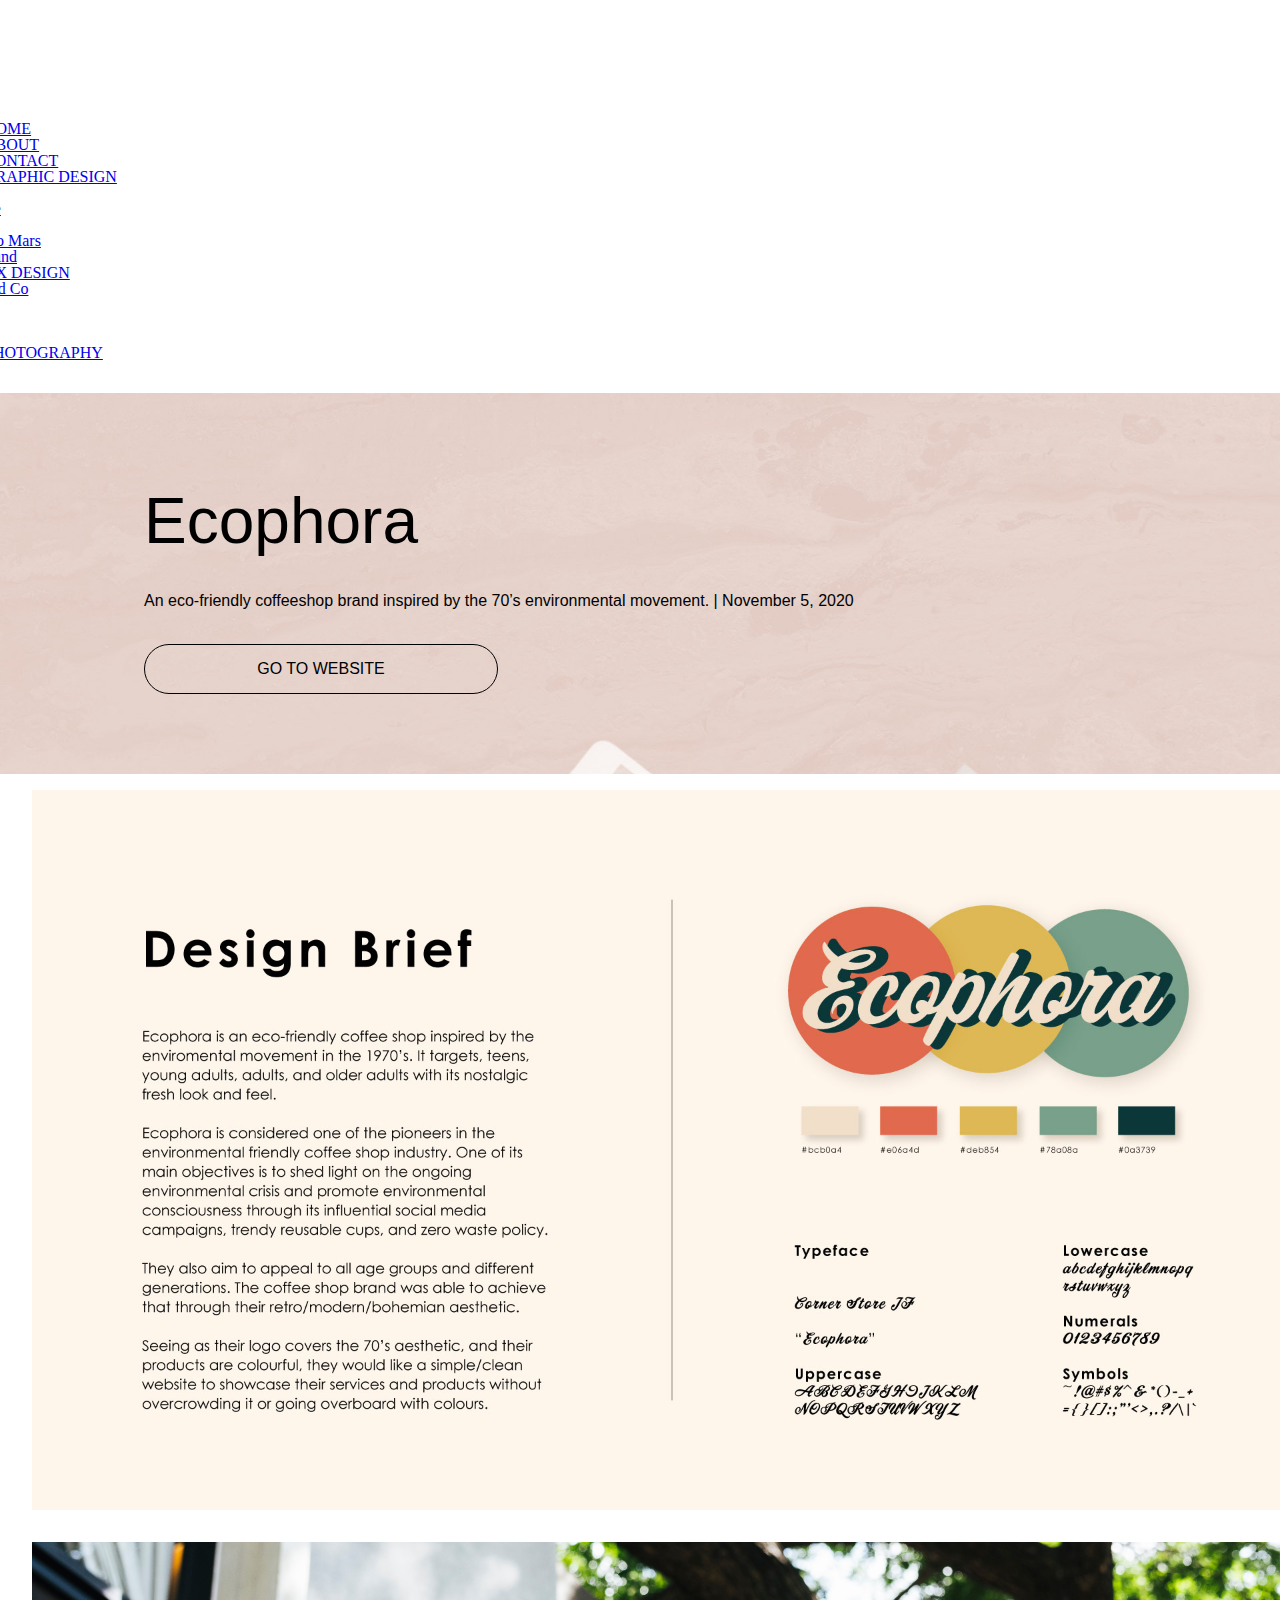
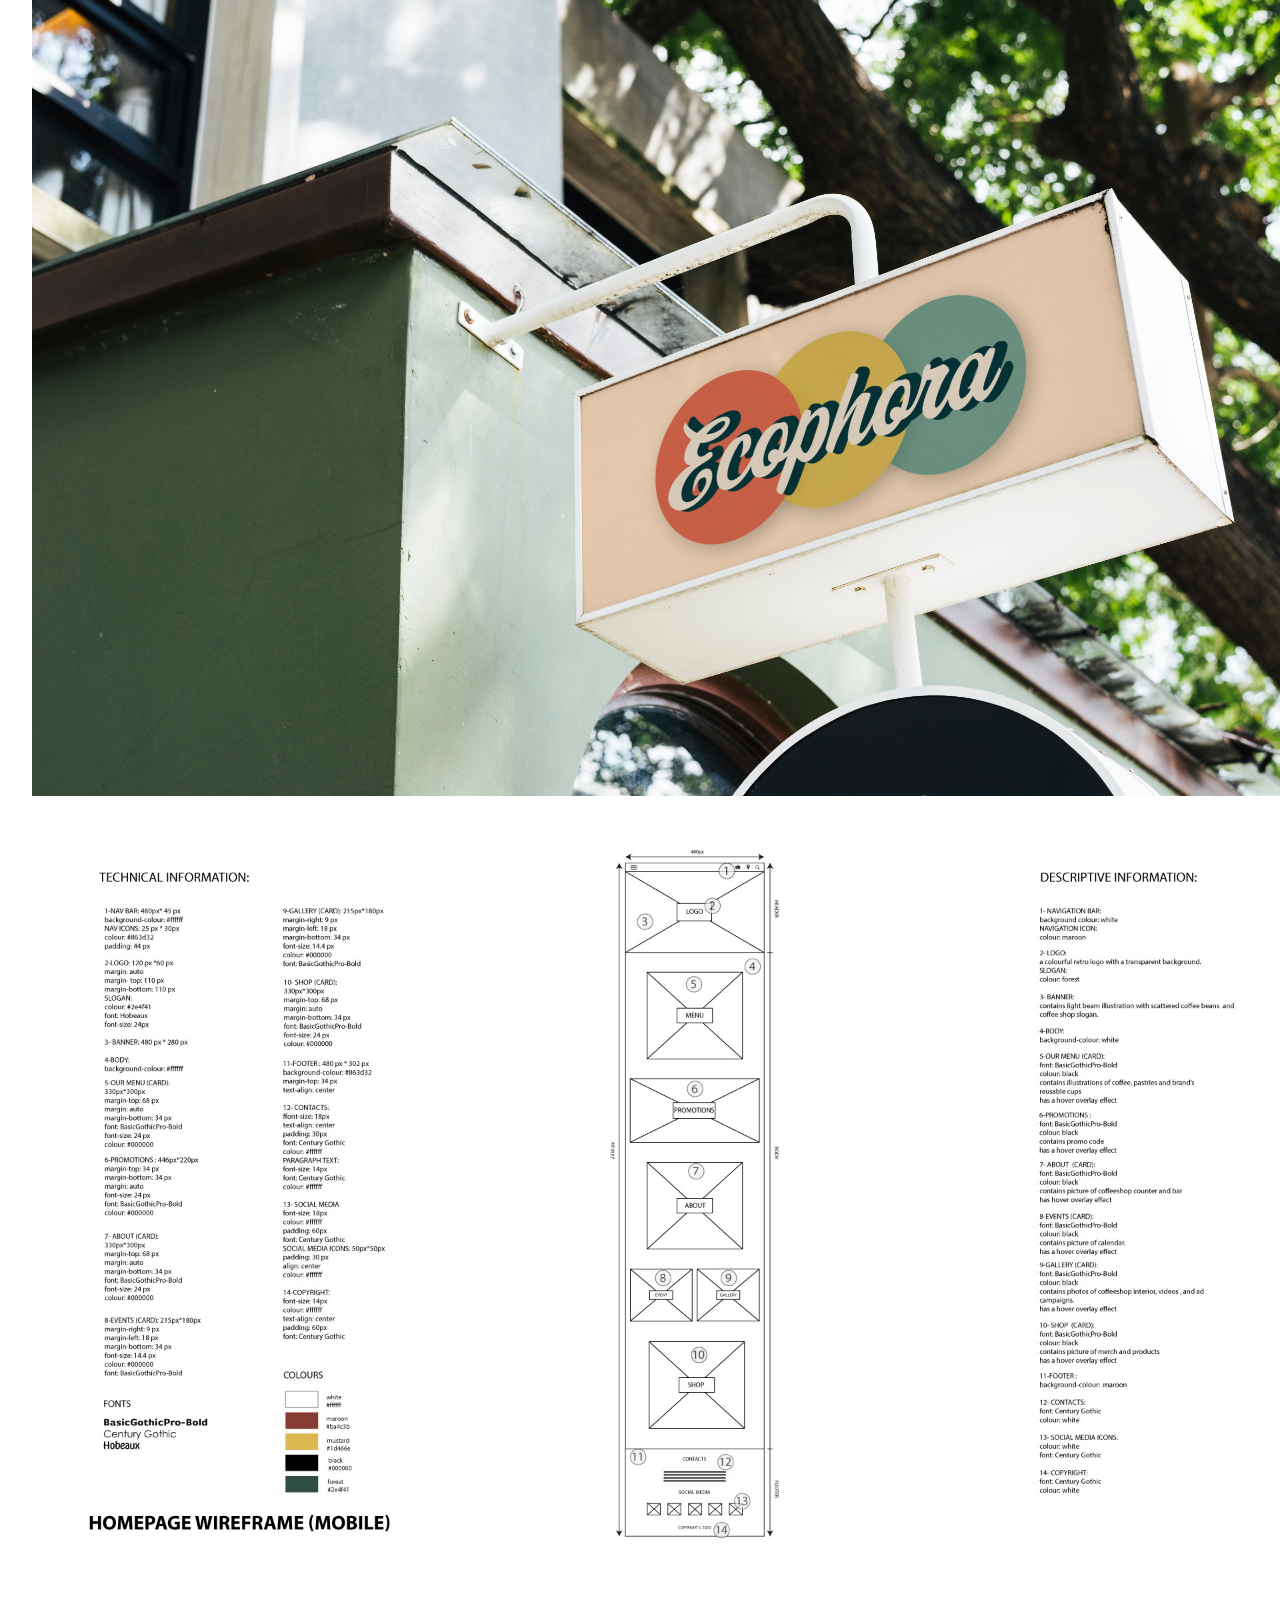
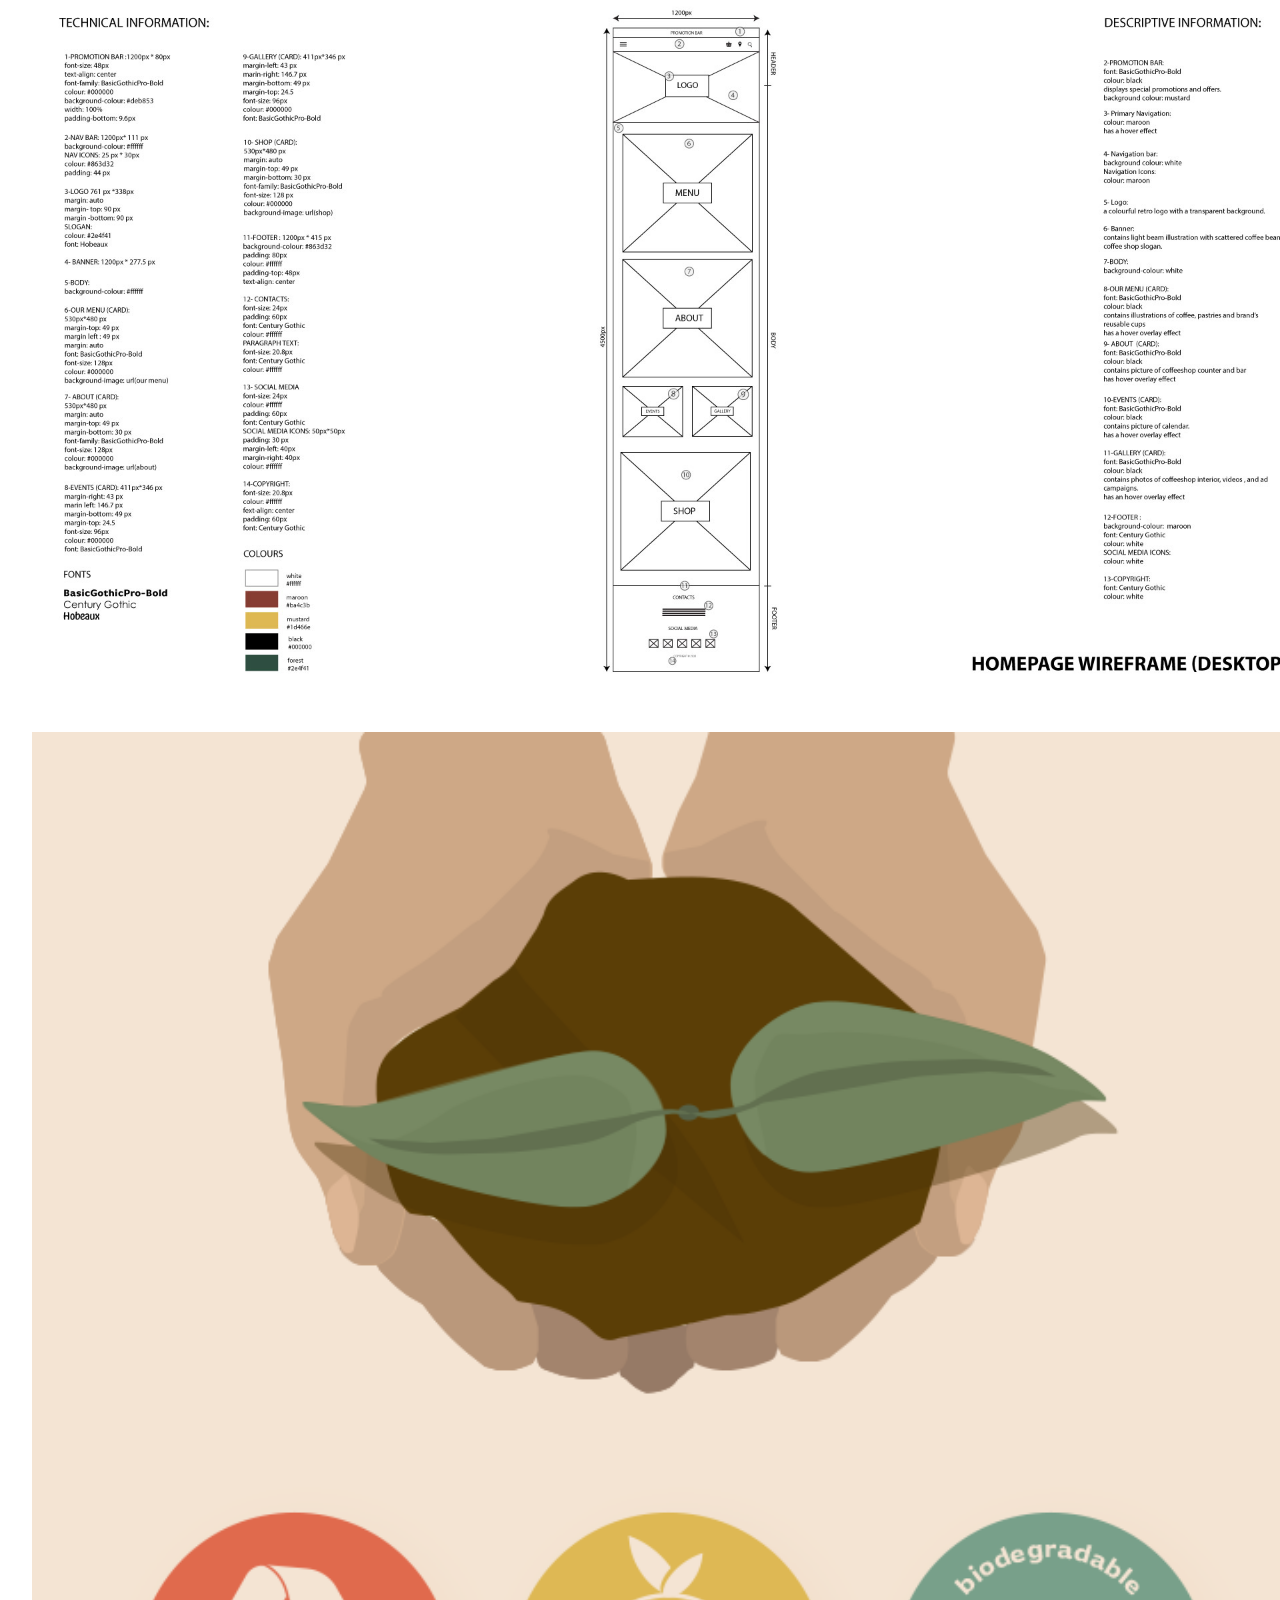
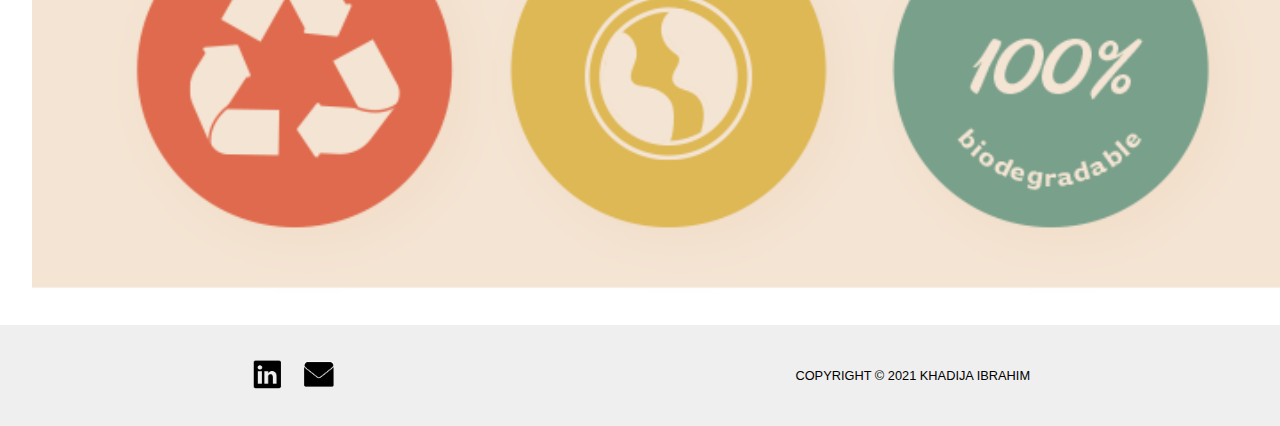
<file: ux-design/ecophora.html>
<!DOCTYPE html>
<html lang="en">
<head>
    <meta charset="UTF-8">
    <title>KHADIJA IBRAHIM</title>
    <meta name="viewport" content="width=device-width, initial-scale=1.0">
    
<!--STYLES-->
   <link rel="stylesheet" href="../css/reset.css">
    <link rel="stylesheet" href="../css/styles.css">
    <link rel="preconnect" href="https://fonts.gstatic.com">
    <link href="https://fonts.googleapis.com/css2?family=Merriweather&family=Montserrat:wght@500&display=swap" rel="stylesheet">
     <!-- Bootstrap CSS -->
    <link href="https://cdn.jsdelivr.net/npm/bootstrap@5.0.0-beta2/dist/css/bootstrap.min.css" rel="stylesheet" integrity="sha384-BmbxuPwQa2lc/FVzBcNJ7UAyJxM6wuqIj61tLrc4wSX0szH/Ev+nYRRuWlolflfl" crossorigin="anonymous">
</head>
<body>
  <div class="container">
	<nav class="navbar navbar-expand-lg navbar-light bg-light">
		<div class="container-fluid">
			<a class="navbar-img" href="#"><img class="logo" src="../img/logo.png"></a>
			<button class="navbar-toggler" type="button" data-bs-toggle="collapse" data-bs-target="#navbarNavDropdown" aria-controls="navbarNavDropdown" aria-expanded="false" aria-label="Toggle navigation">
				<span class="navbar-toggler-icon"></span>
			</button>
			<div class="collapse navbar-collapse" id="navbarNavDropdown">
				<ul class="navbar-nav">
					<li class="nav-item">
						<a class="nav-link active" aria-current="page" href="../index.html">HOME</a>
					</li>
					<li class="nav-item">
						<a class="nav-link" href="../about/about.html">ABOUT</a>
					</li>
					<li class="nav-item">
						<a class="nav-link" href="../contact/contact.html">CONTACT</a>
					</li>
					<li class="nav-item dropdown">
						<a class="nav-link dropdown-toggle" href="#" id="navbarDropdownMenuLink" role="button" data-bs-toggle="dropdown" aria-expanded="false">
							GRAPHIC DESIGN
						</a>
						<ul class="dropdown-menu" aria-labelledby="navbarDropdownMenuLink">
							<li><a class="dropdown-item" href="../graphic-design/khibra.html">Khibra</a></li>
							<li><a class="dropdown-item" href="../graphic-design/biomache.html">Biomache</a></li>
							<li><a class="dropdown-item" href="../graphic-design/tuca.html">Tuca</a></li>
							<li><a class="dropdown-item" href="../graphic-design/mars.html">Mission to Mars</a></li>
							<li><a class="dropdown-item" href="../graphic-design/voice-found.html">Voice Found</a></li>
							
						</ul>
					</li>
					<li class="nav-item dropdown">
						<a class="nav-link dropdown-toggle" href="#" id="navbarDropdownMenuLink" role="button" data-bs-toggle="dropdown" aria-expanded="false">
							UX DESIGN
						</a>
						<ul class="dropdown-menu" aria-labelledby="navbarDropdownMenuLink">
							<li><a class="dropdown-item" href="cobalt.html">Cobalt and Co</a></li>
							<li><a class="dropdown-item" href="ecophora.html">Ecophora</a></li>
							<li><a class="dropdown-item" href="origami.html">Origami</a></li>
							<li><a class="dropdown-item" href="kuwafi.html">Kuwafi</a></li>
						</ul>
					</li>
					
					<li class="nav-item">
						<a class="nav-link" href="../photography/gallery.html">PHOTOGRAPHY</a>
					</li>
					
				</ul>
			</div>
		</div>
	</nav>
    </div>
   <div class="main">
            <div class="masthead">
            <h1>Ecophora</h1>
            
            <p>An eco-friendly coffeeshop brand inspired by the 70’s environmental movement. | November 5, 2020</p>
            <a class="learn-more" href="http://ibra0247.edumedia.ca/mtm1511/ibrahim-khadija-final/index.html">GO TO WEBSITE</a>    
            </div>
   <div class="photos">
      <h2></h2>
      <img src="../img/ecophora-branding.jpg">
       <img src="../img/ecophora-mockup.jpg">
       <img src="../img/ecophora-wireframes-mobile.jpg">
       <img src="../img/ecophora-wireframes-desktop.jpg">
       <img src="../img/nature.png">
       
       
       
   </div>
   <div class="footer">
       <div class="social-media">
            <a class="linkedin" href="https://www.linkedin.com/in/khadija-ibrahim-99b840206/"><img src="../img/linkedin-small.png"></a>
            <a class="email" href="mailto:d.elbarassi@gmail.com"><img src="../img/email-small.png"></a>   
       </div>
       <div class="copyright"><p>COPYRIGHT &copy; 2021 KHADIJA IBRAHIM</p></div> 
       
   </div>
    </div> 
    <script src="https://cdn.jsdelivr.net/npm/bootstrap@5.0.0-beta2/dist/js/bootstrap.bundle.min.js" integrity="sha384-b5kHyXgcpbZJO/tY9Ul7kGkf1S0CWuKcCD38l8YkeH8z8QjE0GmW1gYU5S9FOnJ0" crossorigin="anonymous"></script>
</body>
</html>
</file>
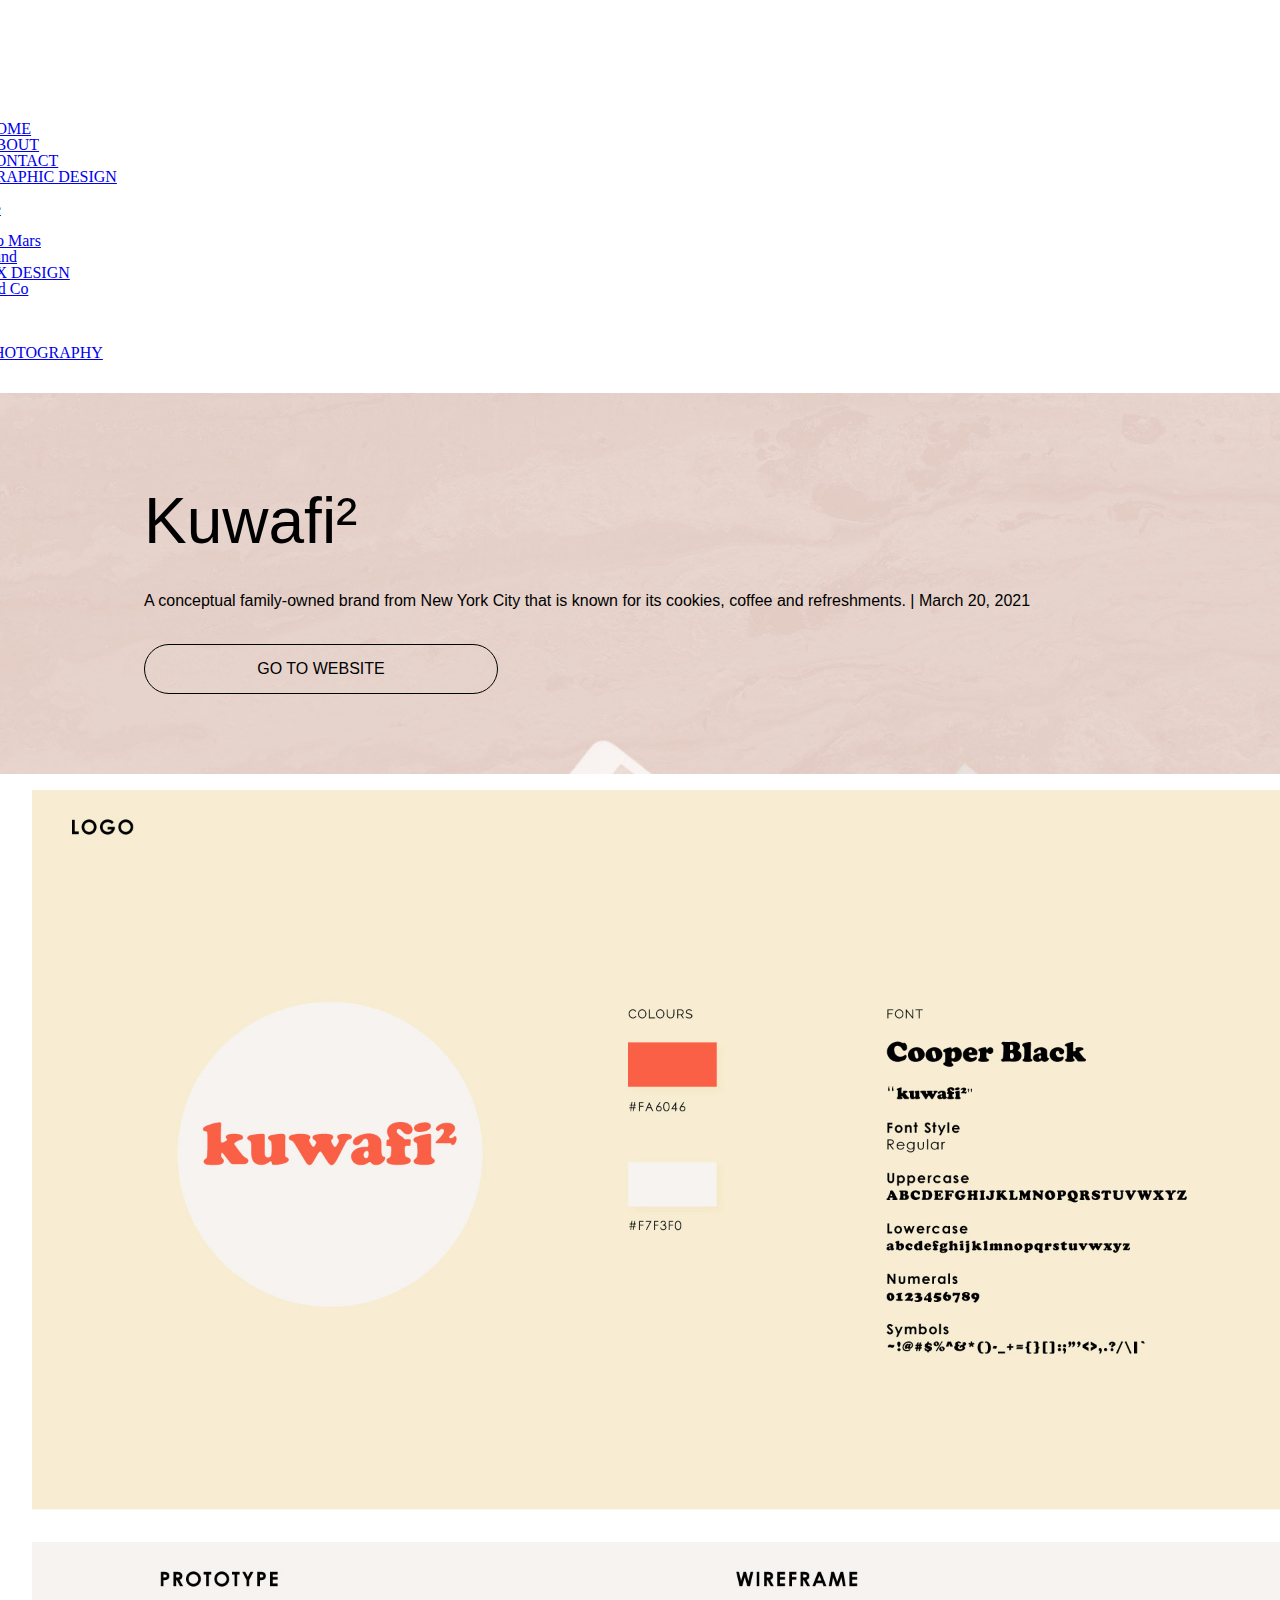
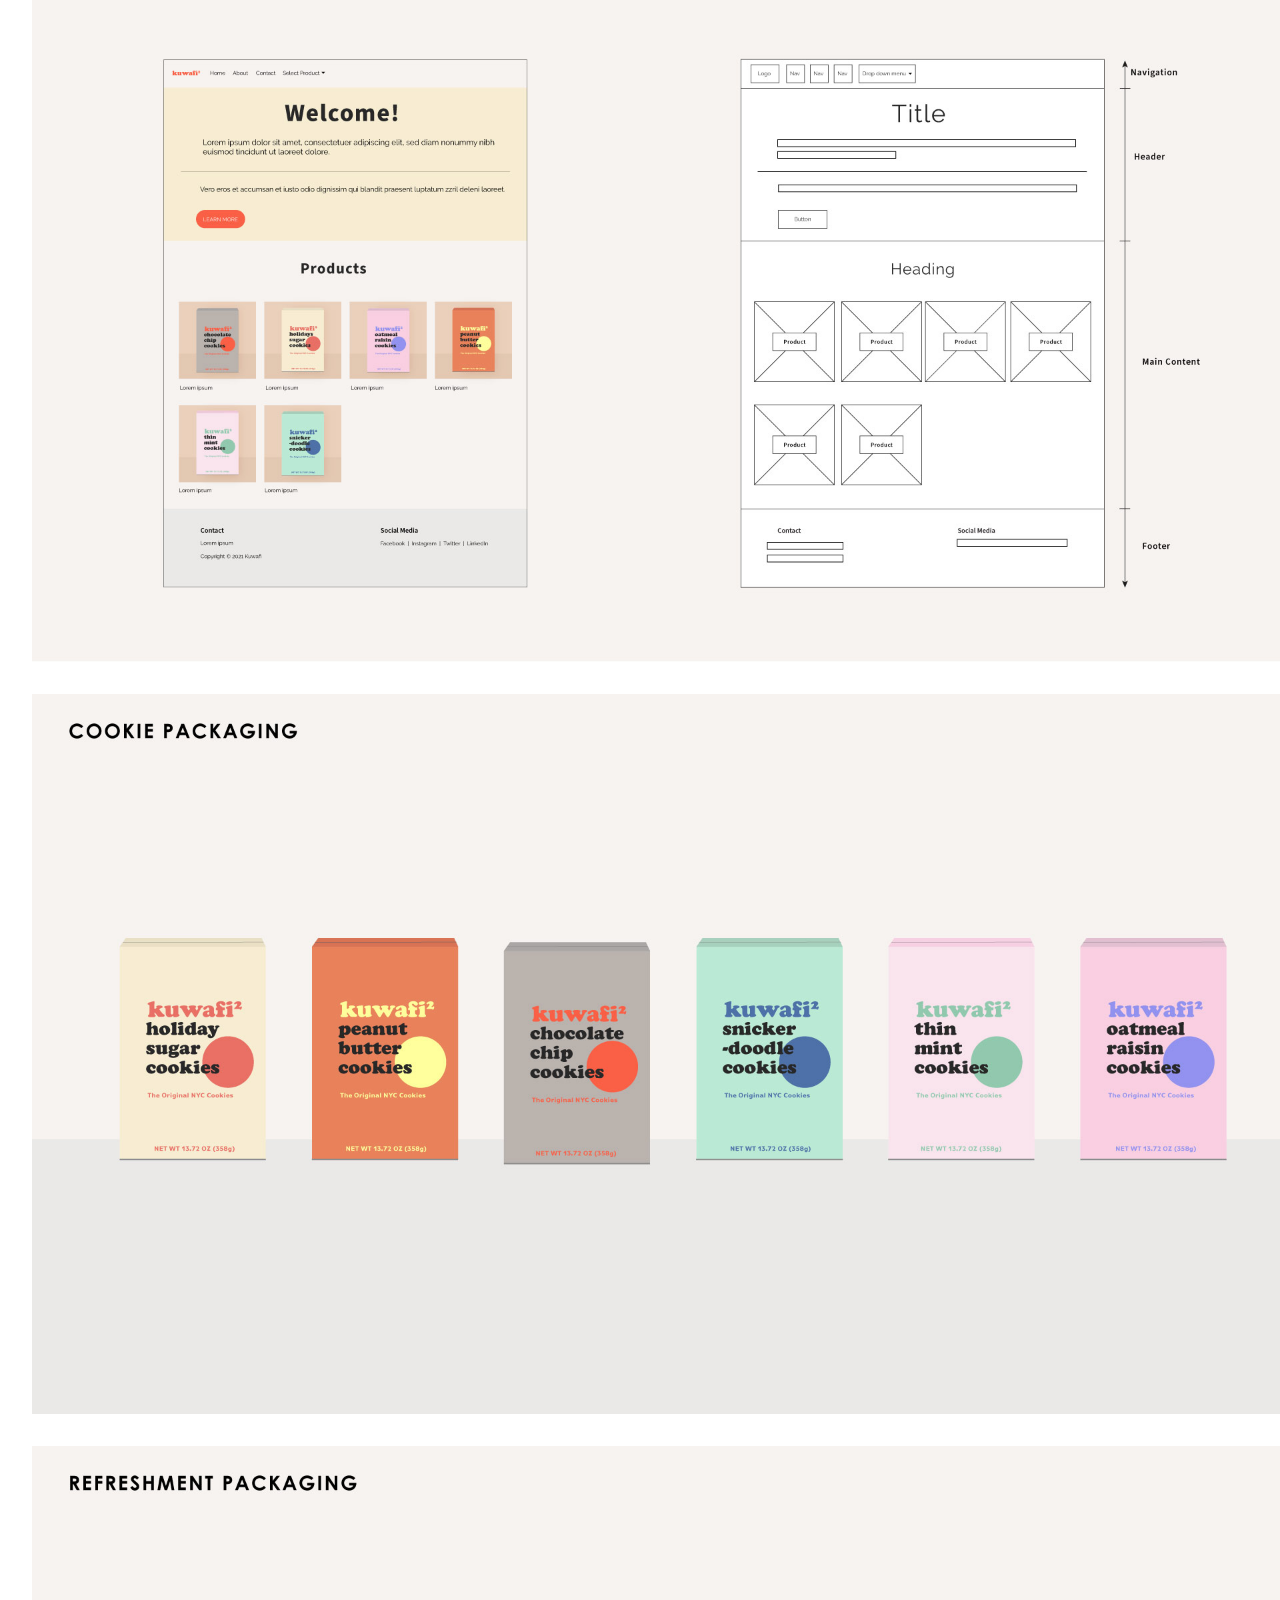
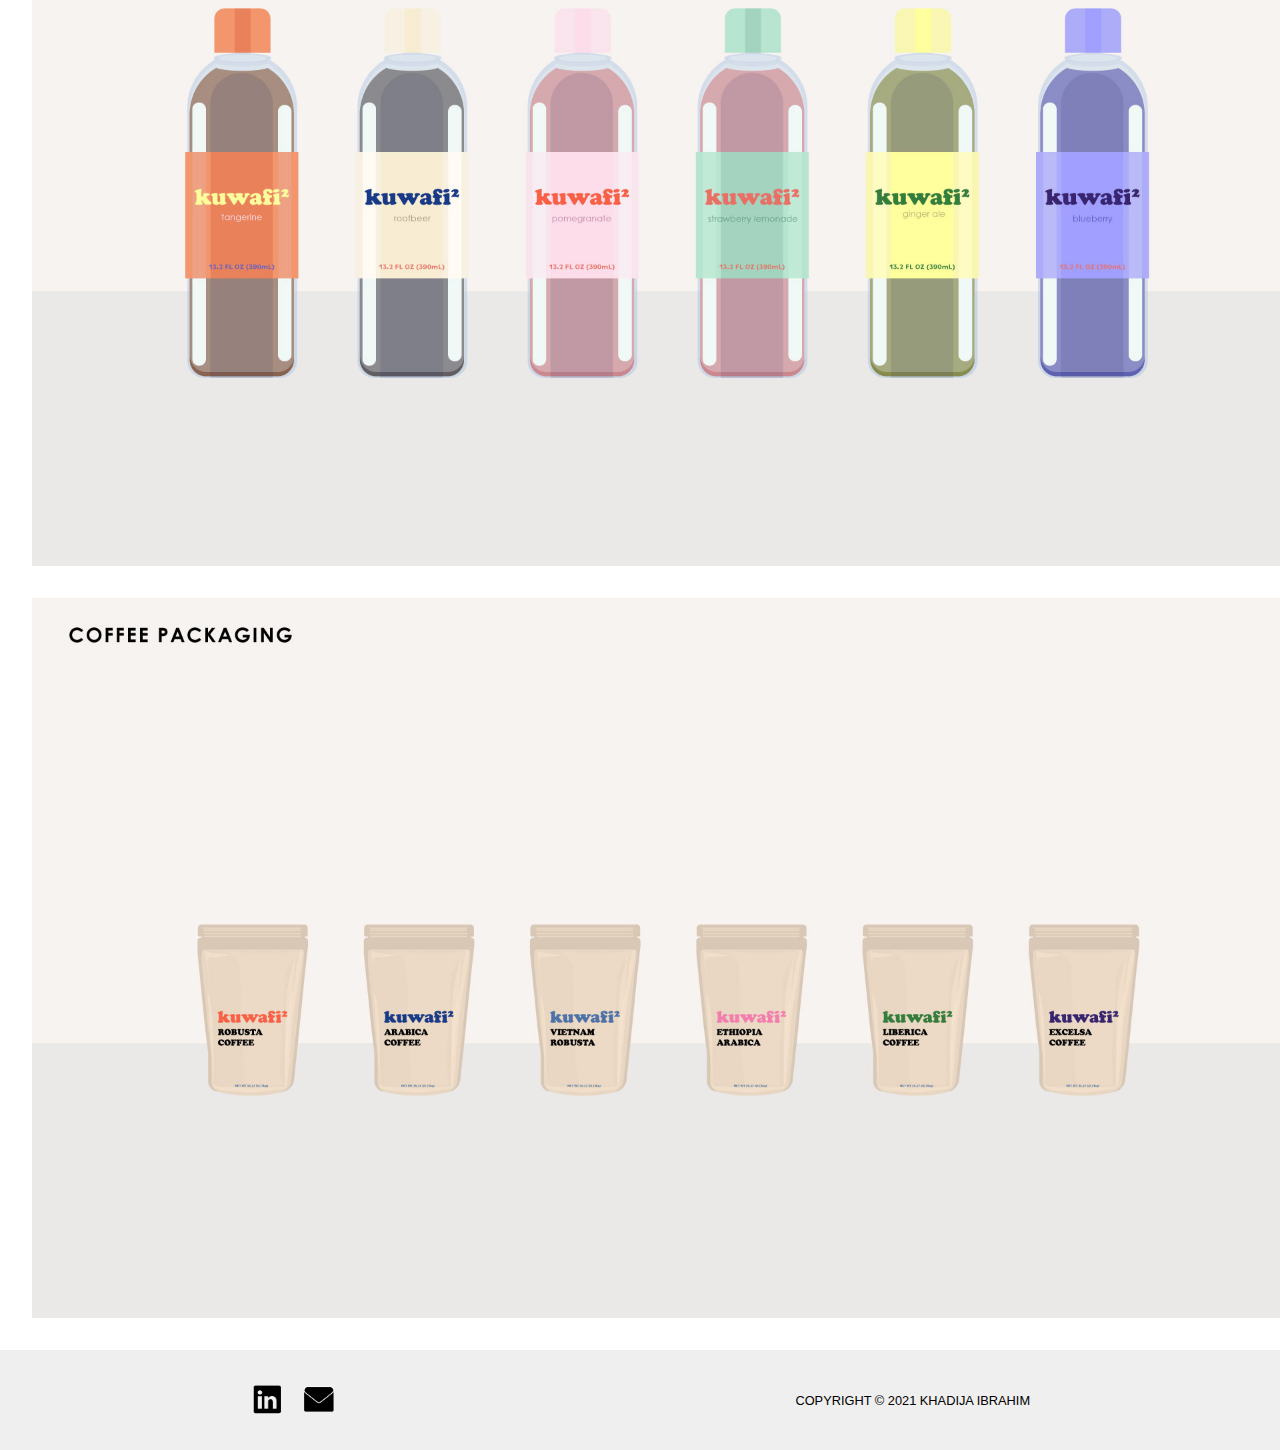
<file: ux-design/kuwafi.html>
<!DOCTYPE html>
<html lang="en">
<head>
    <meta charset="UTF-8">
    <title>KHADIJA IBRAHIM</title>
    <meta name="viewport" content="width=device-width, initial-scale=1.0">
    
<!--STYLES-->
   <link rel="stylesheet" href="../css/reset.css">
    <link rel="stylesheet" href="../css/styles.css">
    <link rel="preconnect" href="https://fonts.gstatic.com">
    <link href="https://fonts.googleapis.com/css2?family=Merriweather&family=Montserrat:wght@500&display=swap" rel="stylesheet">
     <!-- Bootstrap CSS -->
    <link href="https://cdn.jsdelivr.net/npm/bootstrap@5.0.0-beta2/dist/css/bootstrap.min.css" rel="stylesheet" integrity="sha384-BmbxuPwQa2lc/FVzBcNJ7UAyJxM6wuqIj61tLrc4wSX0szH/Ev+nYRRuWlolflfl" crossorigin="anonymous">
</head>
<body>
  <div class="container">
	<nav class="navbar navbar-expand-lg navbar-light bg-light">
		<div class="container-fluid">
			<a class="navbar-img" href="#"><img class="logo" src="../img/logo.png"></a>
			<button class="navbar-toggler" type="button" data-bs-toggle="collapse" data-bs-target="#navbarNavDropdown" aria-controls="navbarNavDropdown" aria-expanded="false" aria-label="Toggle navigation">
				<span class="navbar-toggler-icon"></span>
			</button>
			<div class="collapse navbar-collapse" id="navbarNavDropdown">
				<ul class="navbar-nav">
					<li class="nav-item">
						<a class="nav-link active" aria-current="page" href="../index.html">HOME</a>
					</li>
					<li class="nav-item">
						<a class="nav-link" href="../about/about.html">ABOUT</a>
					</li>
					<li class="nav-item">
						<a class="nav-link" href="../contact/contact.html">CONTACT</a>
					</li>
					<li class="nav-item dropdown">
						<a class="nav-link dropdown-toggle" href="#" id="navbarDropdownMenuLink" role="button" data-bs-toggle="dropdown" aria-expanded="false">
							GRAPHIC DESIGN
						</a>
						<ul class="dropdown-menu" aria-labelledby="navbarDropdownMenuLink">
							<li><a class="dropdown-item" href="../graphic-design/khibra.html">Khibra</a></li>
							<li><a class="dropdown-item" href="../graphic-design/biomache.html">Biomache</a></li>
							<li><a class="dropdown-item" href="../graphic-design/tuca.html">Tuca</a></li>
							<li><a class="dropdown-item" href="../graphic-design/mars.html">Mission to Mars</a></li>
							<li><a class="dropdown-item" href="../graphic-design/voice-found.html">Voice Found</a></li>
							
						</ul>
					</li>
					<li class="nav-item dropdown">
						<a class="nav-link dropdown-toggle" href="#" id="navbarDropdownMenuLink" role="button" data-bs-toggle="dropdown" aria-expanded="false">
							UX DESIGN
						</a>
						<ul class="dropdown-menu" aria-labelledby="navbarDropdownMenuLink">
							<li><a class="dropdown-item" href="cobalt.html">Cobalt and Co</a></li>
							<li><a class="dropdown-item" href="ecophora.html">Ecophora</a></li>
							<li><a class="dropdown-item" href="origami.html">Origami</a></li>
							<li><a class="dropdown-item" href="kuwafi.html">Kuwafi</a></li>
						</ul>
					</li>
					
					<li class="nav-item">
						<a class="nav-link" href="../photography/gallery.html">PHOTOGRAPHY</a>
					</li>
					
				</ul>
			</div>
		</div>
	</nav>
    </div>
   <div class="main">
            <div class="masthead">
            <h1>Kuwafi²</h1>
            
            <p>A conceptual family-owned brand from New York City that is known for its cookies, coffee and refreshments. | March 20, 2021</p>
            <a class="learn-more" href="https://ibra0247.edumedia.ca/khadija-ibrahim-p2-1531/index.php?prod_code=ck">GO TO WEBSITE</a>    
            </div>
   <div class="photos">
      <h2></h2>
      <img src="../img/kuwafi-logo.jpg">
      <img src="../img/kuwafi-wireframe.jpg">
       <img src="../img/kuwafi-cookies.jpg">
       <img src="../img/kuwafi-refresh.jpg">
       <img src="../img/kuwafi-coffee.jpg">
       
       
       
   </div>
   <div class="footer">
       <div class="social-media">
            <a class="linkedin" href="https://www.linkedin.com/in/khadija-ibrahim-99b840206/"><img src="../img/linkedin-small.png"></a>
            <a class="email" href="mailto:d.elbarassi@gmail.com"><img src="../img/email-small.png"></a>   
       </div>
       <div class="copyright"><p>COPYRIGHT &copy; 2021 KHADIJA IBRAHIM</p></div> 
       
   </div>
    </div> 
    <script src="https://cdn.jsdelivr.net/npm/bootstrap@5.0.0-beta2/dist/js/bootstrap.bundle.min.js" integrity="sha384-b5kHyXgcpbZJO/tY9Ul7kGkf1S0CWuKcCD38l8YkeH8z8QjE0GmW1gYU5S9FOnJ0" crossorigin="anonymous"></script>
</body>
</html>
</file>
<file: css/styles.css>
{
    box-sizing: border-box;
}

.navbar-toggler {
    margin-left: 8.5rem;
    margin-top: 2rem;
}

.container-fluid {
    background-color: white;
    padding: 2rem;
    max-width: 375px;
    
}
.parent {
    display: flex;
    flex-direction: column;
    align-content: center;
}

.masthead {
    display: flex;
    flex-direction: column;
    background-image: url(../img/cover.jpg);
    background-size:cover;
    background-repeat: no-repeat;
    padding: 5rem;
  
}

.photos {
    display: flex;
    flex-direction: column;
    margin-top: 1rem;
}

.photos img{
/*
    margin-left: rem;
    margin-right: rem;
*/
    padding-left: 1rem;
    padding-right: 1rem;
    margin-bottom: 1rem;
    width: 100%;
}

.masthead h1 {

    font-family: 'Futura PT','Helvetica', 'Arial', sans-serif;
    font-size: 1.5rem;
    margin: 1rem 0 1rem 2rem;
    color: black;
    top: 3rem;
}

.masthead p {
    margin-left: 2rem;
}

.gd p {
    
}

.learn-more {
    font-family: 'Futura PT','Helvetica', 'Arial', sans-serif;
    text-align: center;
    text-decoration: none;
    color: #000000;
    font-size: 0.8rem;
    border-style: solid;
    padding: 0.8rem;
    border-width: thin;
    border-radius: 2rem;
}

.learn-more:hover {
    background-color: black;
    color: white;
}


.logo {
    width: 18%;
    padding-left: 1rem;
    margin-left: 8rem;
}


.footer {
    padding: 4rem;
    text-align: center;
    color: #000000;
    font-family: 'Futura PT','Helvetica', 'Arial', sans-serif;
    font-size: 0.8rem;
    background-color: white;
}

.copyright {
    margin-top: 0.8rem;
}

.linkedin img{
    width: 10%;
    margin-right: 1rem;
}

.email img {
    width: 10%;
}

@media all and (min-width: 36rem) {
    
    

      
 .masthead h1 {
    font-family: 'Futura PT','Helvetica', 'Arial', sans-serif;
    font-size: 4rem;
    margin: 1rem 0 2rem 4rem;
    color: black;
    text-align: left;
    font-style: bold; 
}
    


.learn-more {
     font-size: 1rem;
     padding: 1rem;
     width: 20rem;
     border-radius: 5rem;
    margin-left: 4rem;
}

.navbar ul {
 margin-left: -3rem
}
    


.logo {
	width: 5rem;
    margin-left: -22rem;
    
}
    

.container {
    margin-top: 1rem;
}


.masthead p {
    font-size: 1rem;
    margin: 0 0 1.666rem 0;
    margin-left: 4rem;
    line-height: 2rem;
    font-family: 'Futura PT','Helvetica', 'Arial', sans-serif;
}
    
.ab p {
        margin-left: 5rem;
}
    
    .gd p {
        
    }
    
.footer {
     background-color: #efefef;
     display: flex;
     flex-direction: row;
     justify-content: space-around;
     padding-top: 2rem;
     padding-bottom: 2rem;
}
    
    .footer p {
        margin-left: 4rem;
    }

.social-media {
     text-align: left;   
}
    
.linkedin img{
     width: 30%;   
}

.email img{
     width: 30%;   
}
    
.photos img {
    margin-bottom: 2rem;
    padding-left: 2rem;
    padding-right: 2rem;
}

  
    
    
    
    
/*    closing bracket */
}
</file>
